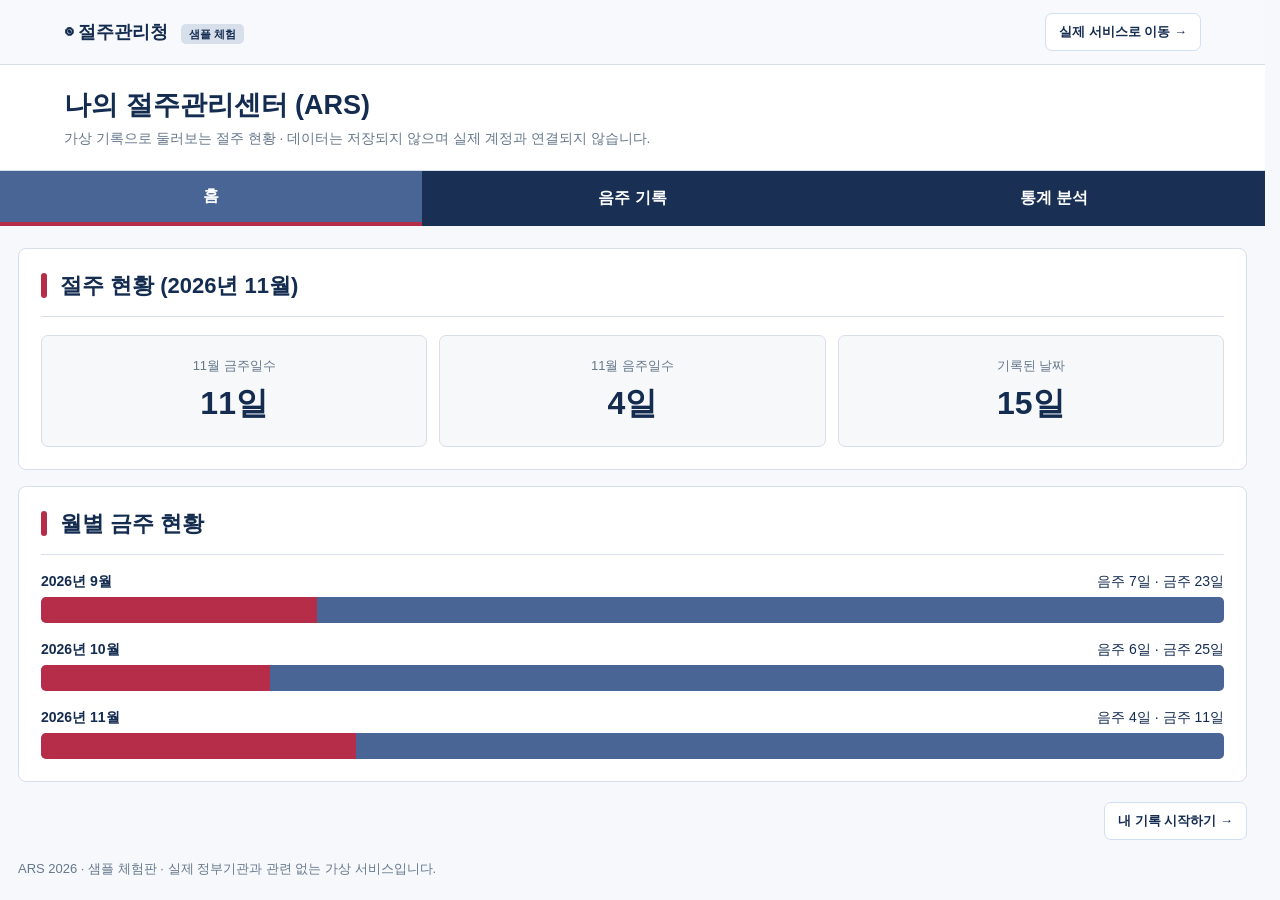
<file: demo.html>
<!doctype html><html lang="ko"><head><meta charset="utf-8"><meta name="viewport" content="width=device-width,initial-scale=1"><title>샘플 체험 | 나의 절주관리센터 (ARS)</title><link rel="stylesheet" href="portal.css?v=20261115-125"><style>
:root{font-family:Arial,'Noto Sans KR',sans-serif;color:#142C50;background:#f6f8fb}*{box-sizing:border-box}body{margin:0}button,a{font:inherit}a{color:inherit}.demo-top{background:#f7f9fc;border-bottom:1px solid #d7dfea;padding:13px max(20px,5vw);display:flex;align-items:center;justify-content:space-between;gap:10px}.demo-top strong{font-size:18px}.demo-top a,.demo-actions a{border:1px solid #d0dff1;border-radius:7px;padding:9px 13px;text-decoration:none;background:white;font-size:13px;font-weight:700}.demo-banner{padding:22px max(20px,5vw);background:#fff;border-bottom:1px solid #d7dfea}.demo-banner h1{margin:0 0 7px;font-size:27px}.demo-banner p{margin:0;color:#66788c;font-size:14px}.demo-pill{background:#d7dfea;border-radius:5px;padding:4px 8px;font-size:11px;font-weight:800;margin-left:8px}.demo-nav{display:grid;grid-template-columns:repeat(3,1fr);background:#192f53}.demo-nav button{border:0;background:none;color:white;padding:15px;cursor:pointer;font-weight:800}.demo-nav button.active{background:#496596;border-bottom:4px solid #b52d48}.demo-wrap{max-width:1300px;margin:22px auto;padding:0 18px}.demo-card{background:white;border:1px solid #d7dfea;border-radius:8px;padding:22px;margin-bottom:16px}.demo-card h2{font-size:22px;margin:0 0 18px;padding-bottom:15px;border-bottom:1px solid #d7dfea}.demo-card h2:before{content:'';display:inline-block;width:6px;height:25px;background:#b52d48;border-radius:4px;margin-right:13px;vertical-align:-5px}.demo-metrics{display:grid;grid-template-columns:repeat(3,1fr);gap:12px}.demo-metric{border:1px solid #d7dfea;background:#f7f8fa;padding:20px;text-align:center;border-radius:7px}.demo-metric b{display:block;font-size:32px;margin-top:7px}.demo-metric span{color:#66788c;font-size:13px}.demo-month{display:flex;justify-content:center;align-items:center;gap:18px;margin:20px 0}.demo-month button{background:white;border:1px solid #d0dff1;border-radius:6px;cursor:pointer;padding:6px 12px;color:#142C50}.demo-month strong{font-size:22px}.demo-calendar{display:grid;grid-template-columns:repeat(7,minmax(0,1fr));gap:5px}.demo-week{text-align:center;font-size:13px;color:#66788c;padding:9px}.demo-day{min-height:93px;border:1px solid #d7dfea;background:#f7f8fa;padding:9px;text-align:left;color:#142C50;cursor:pointer;border-radius:3px}.demo-day b{display:block;margin-bottom:9px}.demo-day small{display:block;font-size:12px;padding:5px 6px;background:#d3e0f3}.demo-day.drink{background:#fff}.demo-day.drink small{background:#e3f1ec}.demo-day.selected{outline:2px solid #142C50}.demo-day:disabled{cursor:default;opacity:.65}.demo-detail{background:#f7f8fa;border:1px solid #d7dfea;border-radius:6px;padding:16px;margin-top:16px;min-height:70px}.demo-bars{display:grid;gap:18px}.demo-bar-label{display:flex;justify-content:space-between;font-size:14px;margin-bottom:6px}.demo-bar{height:26px;background:#d7dfea;border-radius:5px;overflow:hidden;display:flex}.demo-bar i{display:block;background:#b52d48}.demo-bar i.dry{background:#496596}.demo-actions{display:flex;justify-content:flex-end;margin:20px 0}.demo-note{color:#66788c;font-size:13px}.demo-hidden{display:none!important}@media(max-width:650px){.demo-metrics{gap:6px}.demo-metric{padding:12px 5px}.demo-metric b{font-size:24px}.demo-day{min-height:63px;padding:5px}.demo-day small{font-size:10px;padding:2px}.demo-banner h1{font-size:22px}}
</style></head><body>
<header class="demo-top"><strong>◉ 절주관리청 <span class="demo-pill">샘플 체험</span></strong><a href="index.html">실제 서비스로 이동 →</a></header>
<section class="demo-banner"><h1>나의 절주관리센터 (ARS)</h1><p>가상 기록으로 둘러보는 절주 현황 · 데이터는 저장되지 않으며 실제 계정과 연결되지 않습니다.</p></section>
<nav class="demo-nav"><button data-tab="home" class="active">홈</button><button data-tab="records">음주 기록</button><button data-tab="analytics">통계 분석</button></nav>
<main class="demo-wrap">
<section data-panel="home"><div class="demo-card"><h2>절주 현황 (2026년 11월)</h2><div class="demo-metrics" id="homeMetrics"></div></div><div class="demo-card"><h2>월별 금주 현황</h2><div id="homeBars" class="demo-bars"></div></div></section>
<section data-panel="records" class="demo-hidden"><div class="demo-card"><h2>월간 음주 신고 현황</h2><div class="demo-month"><button id="prevMonth" aria-label="이전 달">❮</button><strong id="monthTitle">2026년 11월</strong><button id="nextMonth" aria-label="다음 달">❯</button></div><div class="demo-calendar" id="calendar"></div><div class="demo-detail" id="detail">날짜를 선택하면 신고 내역을 볼 수 있습니다.</div></div></section>
<section data-panel="analytics" class="demo-hidden"><div class="demo-card"><h2>음주 동향 분석 보고</h2><p class="demo-note">2026년 9월 1일 ~ 11월 15일 · 가상 신고 기록 기준</p><div class="demo-metrics" id="analyticsMetrics"></div></div><div class="demo-card"><h2>월별 음주 빈도 분석</h2><div id="analyticsBars" class="demo-bars"></div></div></section>
<div class="demo-actions"><a href="index.html">내 기록 시작하기 →</a></div><p class="demo-note">ARS 2026 · 샘플 체험판 · 실제 정부기관과 관련 없는 가상 서비스입니다.</p></main>
<script>
(async()=>{
 const response=await fetch('demo-data.json',{cache:'no-store'});if(!response.ok)throw Error('샘플 데이터 로드 실패');const days=(await response.json()).days;
 const $=id=>document.getElementById(id),months=[9,10,11];let month=11,selected=null;
 const names={beer:'맥주',wine:'와인',soju:'소주',liquor:'위스키·칵테일',other:'기타'};
 const units={smallcan:'작캔',largecan:'큰캔',shot:'잔',glass:'잔',half:'반병',bottle:'병'};
 const stats=m=>{let entries=Object.entries(days).filter(([date])=>Number(date.slice(5,7))===m);return {total:entries.length,dry:entries.filter(([,v])=>v.status==='dry').length,drink:entries.filter(([,v])=>v.status==='drink').length}};
 const metric=(label,n)=>'<div class="demo-metric"><span>'+label+'</span><b>'+n+'</b></div>';
 const bars=()=>months.map(m=>{const s=stats(m);return '<div><div class="demo-bar-label"><strong>2026년 '+m+'월</strong><span>음주 '+s.drink+'일 · 금주 '+s.dry+'일</span></div><div class="demo-bar"><i style="width:'+(s.drink/s.total*100)+'%"></i><i class="dry" style="width:'+(s.dry/s.total*100)+'%"></i></div></div>'}).join('');
 const nov=stats(11);$('homeMetrics').innerHTML=metric('11월 금주일수',nov.dry+'일')+metric('11월 음주일수',nov.drink+'일')+metric('기록된 날짜',nov.total+'일');$('homeBars').innerHTML=bars();$('analyticsBars').innerHTML=bars();
 const all=Object.values(days);$('analyticsMetrics').innerHTML=metric('전체 기록일',all.length+'일')+metric('음주일',all.filter(x=>x.status==='drink').length+'일')+metric('금주일',all.filter(x=>x.status==='dry').length+'일');
 function draw(){
  $('monthTitle').textContent='2026년 '+month+'월';$('prevMonth').disabled=month===9;$('nextMonth').disabled=month===11;
  const first=new Date(2026,month-1,1).getDay(),total=month===11?15:new Date(2026,month,0).getDate();let html=['일','월','화','수','목','금','토'].map(w=>'<div class="demo-week">'+w+'</div>').join('');
  for(let i=0;i<first;i++)html+='<span></span>';
  for(let i=1;i<=new Date(2026,month,0).getDate();i++){let date='2026-'+String(month).padStart(2,'0')+'-'+String(i).padStart(2,'0'),v=days[date];html+='<button class="demo-day '+(v?.status||'')+(selected===date?' selected':'')+'" data-date="'+date+'" '+(!v?'disabled':'')+'><b>'+i+'</b>'+(v?'<small>'+(v.status==='dry'?'✓ 금주':'🍺 음주')+'</small>':'<small>미기록</small>')+'</button>'}
  $('calendar').innerHTML=html;
  $('calendar').querySelectorAll('[data-date]').forEach(b=>b.onclick=()=>{selected=b.dataset.date;showDetail();draw()});
  if(selected&&Number(selected.slice(5,7))!==month)selected=null;
  showDetail();
 }
 function showDetail(){if(!selected){$('detail').textContent='날짜를 선택하면 신고 내역을 볼 수 있습니다.';return}const v=days[selected];if(!v){$('detail').textContent='미기록 날짜입니다.';return}if(v.status==='dry'){$('detail').textContent=selected+' · 금주';return}
 const parts=v.sessions.map((session,i)=>'음주 회차 '+(i+1)+' · '+(session.company==='solo'?'혼술':'술자리')+' · '+session.drinks.map(d=>(names[d.type]||d.type)+' '+(units[d.unit]||d.unit)+' ×'+d.qty).join(', '));
 $('detail').textContent=selected+' · '+parts.join(' / ');
 }
 $('prevMonth').onclick=()=>{month--;selected=null;draw()};$('nextMonth').onclick=()=>{month++;selected=null;draw()};draw();
 document.querySelectorAll('[data-tab]').forEach(b=>b.onclick=()=>{document.querySelectorAll('[data-tab]').forEach(x=>x.classList.toggle('active',x===b));document.querySelectorAll('[data-panel]').forEach(x=>x.classList.toggle('demo-hidden',x.dataset.panel!==b.dataset.tab))});
})().catch(err=>{document.querySelector('.demo-wrap').textContent='샘플 데이터를 불러오지 못했습니다: '+err.message});
</script></body></html>
</file>
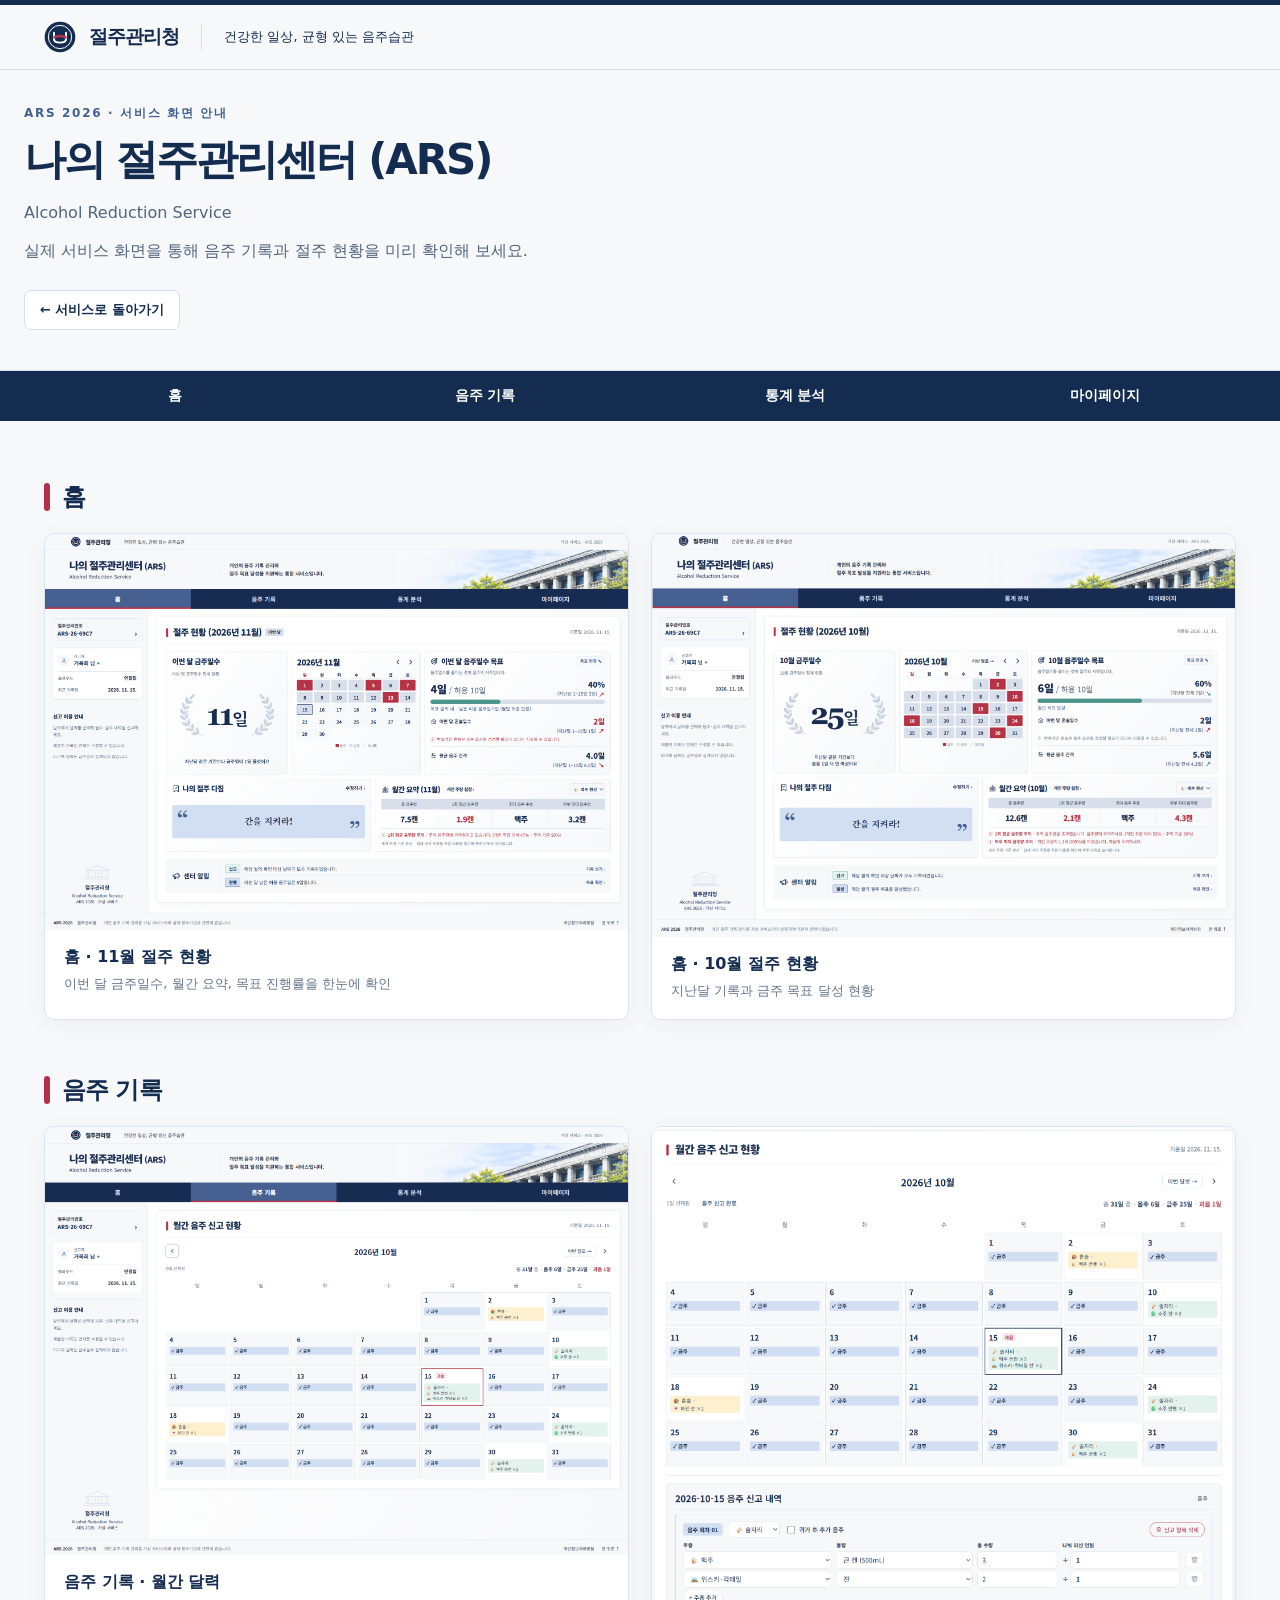
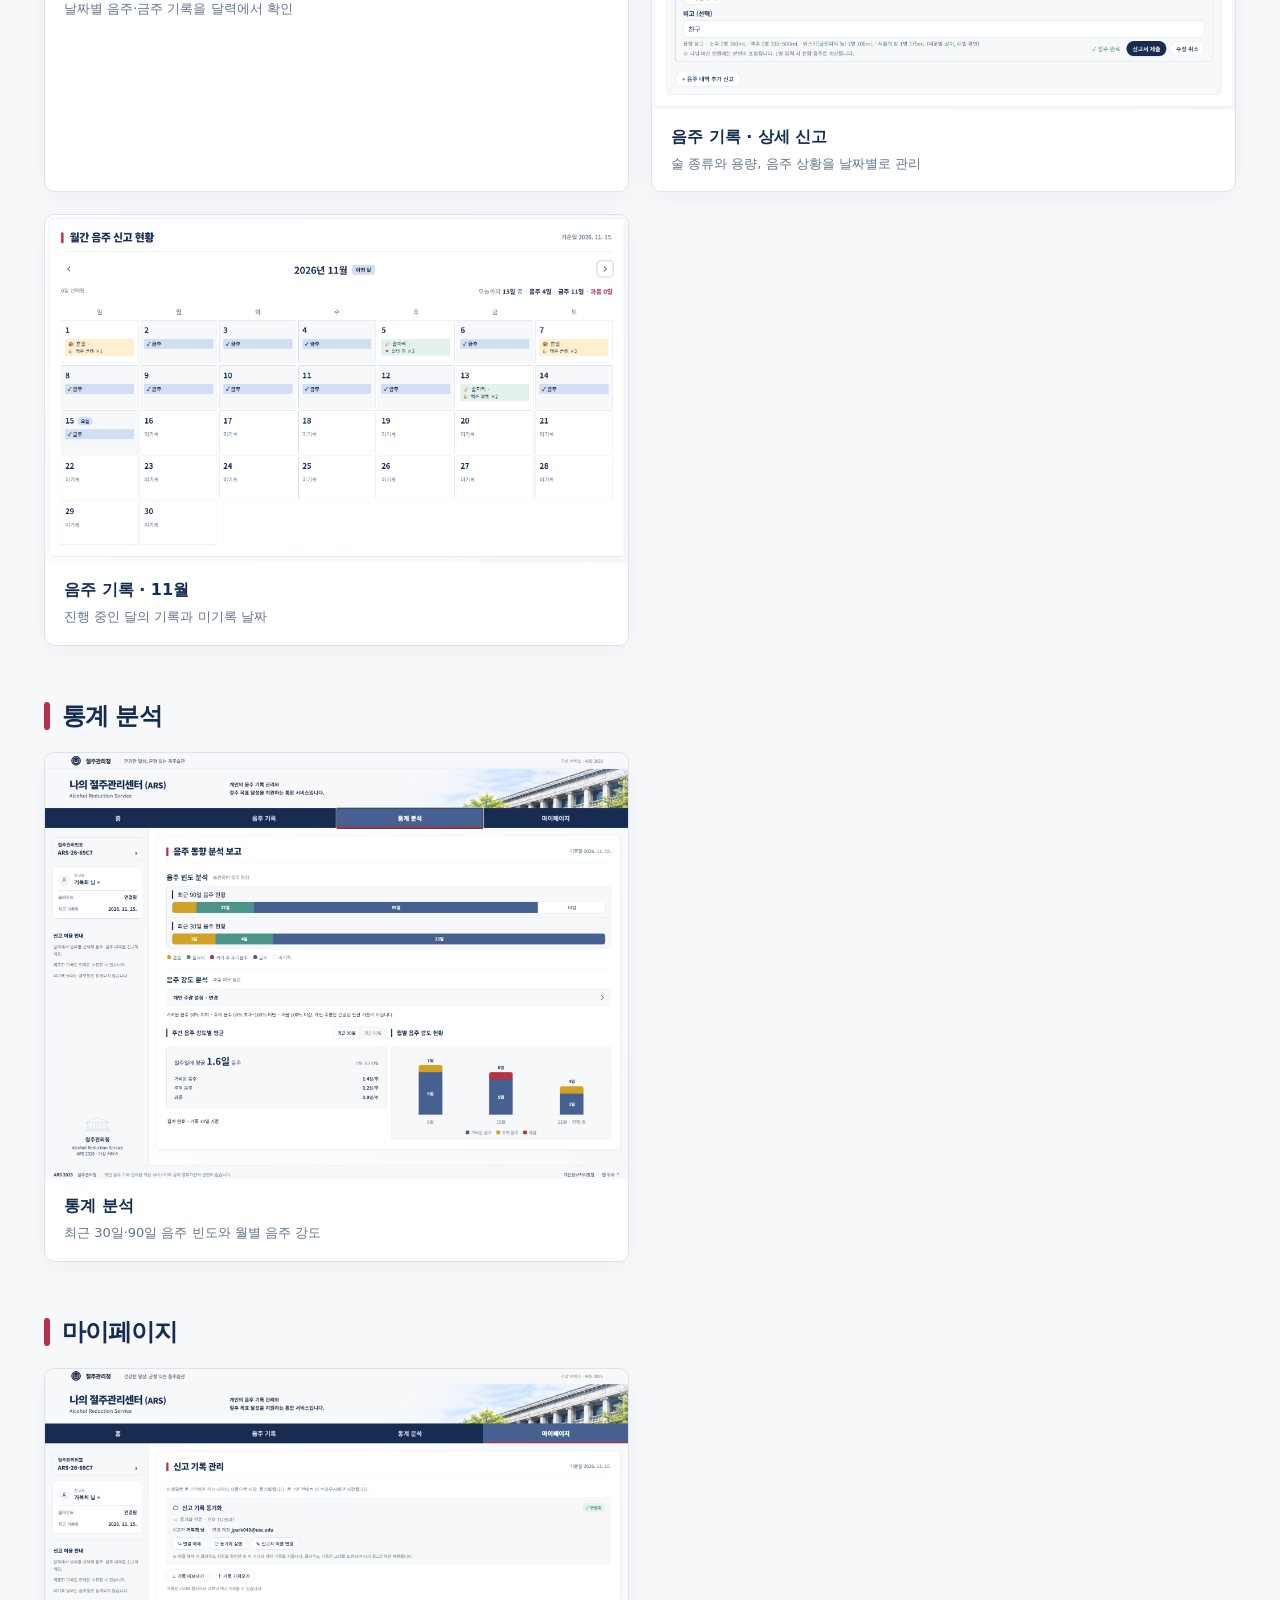
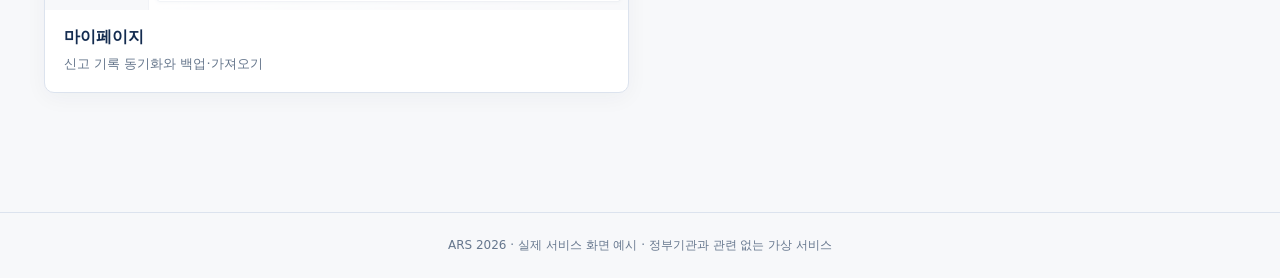
<file: preview.html>
<!doctype html><html lang="ko"><head><meta charset="utf-8"><meta name="viewport" content="width=device-width,initial-scale=1"><title>서비스 미리보기 | 나의 절주관리센터 (ARS)</title><style>html,body{margin:0;padding:0;background:#F7F8FA}iframe{display:block;width:100%;border:0;min-height:100vh} .return-home{display:inline-flex;align-items:center;gap:8px;padding:10px 15px;border:1px solid #D0DFF1;border-radius:7px;background:#FFFFFF;color:#142C50;text-decoration:none;font:700 13px system-ui,-apple-system,sans-serif;box-shadow:0 3px 12px #142C5015}.return-home:hover{background:#E3F2EE}@media(max-width:600px){.return-home{padding:8px 11px;font-size:12px}} </style></head><body><iframe id="screenshots" src="sober-calendar-preview.html" title="실제 서비스 화면 미리보기" scrolling="no"></iframe><script>
const frame=document.getElementById('screenshots');
frame.addEventListener('load',()=>{
 const doc=frame.contentDocument;if(!doc)return;
 const style=doc.createElement('style');style.textContent=`
 :root{color:#142C50!important;background:#F7F8FA!important}
 .top{background:#F7F8FA!important;border-top:5px solid #142C50;border-bottom:1px solid #D0DFF1!important}
 .top-inner{max-width:1240px!important;padding:16px 24px!important}
 .brand:before{display:none!important}
 .agency-brand{display:flex;align-items:center;gap:13px;color:#142C50}
 .agency-brand strong{font-size:19px;font-weight:850;letter-spacing:-.05em}
 .agency-brand .agency-divider{height:25px;border-left:1px solid #D0DFF1;margin:0 9px}
 .agency-brand .agency-tagline{font-size:13px;font-weight:500}
 .hero{background:#F7F8FA!important;padding:35px 24px 40px!important;border-bottom:1px solid #D0DFF1!important}
 .hero h1{color:#142C50!important;font-size:clamp(30px,4vw,42px)!important}
 .hero .eyebrow{color:#41618F!important}
 .preview-return-row{max-width:1240px;margin:12px auto 0;padding:0;display:flex;justify-content:flex-start;box-sizing:border-box}.preview-return-row .return-home{display:inline-flex!important;align-items:center;gap:8px;padding:10px 15px;border:1px solid #D0DFF1;border-radius:7px;background:#FFFFFF;color:#142C50!important;text-decoration:none!important;font:700 13px system-ui,-apple-system,sans-serif;box-shadow:none}.preview-return-row .return-home:hover{background:#E3F2EE}.nav{background:#142C50!important}
 .nav a:hover{background:#41618F!important}
 .top a,.hero a{display:none!important}
 @media(max-width:650px){.agency-brand .agency-tagline,.agency-brand .agency-divider{display:none}.hero{padding:27px 18px!important}}
 `;doc.head.append(style);
 const header=doc.querySelector('.top-inner');if(header)header.innerHTML=`<div class="agency-brand"><svg viewBox="0 0 48 48" width="32" height="32" aria-hidden="true"><circle cx="24" cy="24" r="23" fill="#142C50"/><circle cx="24" cy="24" r="17.5" fill="none" stroke="#FFFFFF" stroke-width="1.5"/><path d="M15 17.5V27.5C15 34 33 34 33 27.5V17.5" fill="none" stroke="#FFFFFF" stroke-width="2.8" stroke-linecap="round"/><path d="M15.5 24.5Q24 21 32.5 24.5" fill="none" stroke="#BE3447" stroke-width="3.5" stroke-linecap="round"/></svg><strong>절주관리청</strong><span class="agency-divider"></span><span class="agency-tagline">건강한 일상, 균형 있는 음주습관</span></div>`;
 const hero=doc.querySelector('.hero-inner');if(hero)hero.innerHTML=`<div class="eyebrow">ARS 2026 · 서비스 화면 안내</div><h1>나의 절주관리센터 (ARS)</h1><p style="margin:0 0 10px">Alcohol Reduction Service</p><p>실제 서비스 화면을 통해 음주 기록과 절주 현황을 미리 확인해 보세요.</p>`;
 const heroSection=doc.querySelector('.hero');if(heroSection){const row=doc.createElement('div');row.className='preview-return-row';const link=doc.createElement('a');link.className='return-home';link.href='index.html#home';link.textContent='← 서비스로 돌아가기';link.setAttribute('target','_top');row.append(link);heroSection.append(row)}
 const resize=()=>{frame.style.height=Math.max(doc.documentElement.scrollHeight,doc.body.scrollHeight)+'px'};
 resize();new ResizeObserver(resize).observe(doc.body);
 doc.querySelectorAll('a[href^="#"]').forEach(a=>a.addEventListener('click',()=>{setTimeout(()=>{const id=a.getAttribute('href').slice(1),target=doc.getElementById(id);if(target)window.scrollTo({top:frame.getBoundingClientRect().top+window.scrollY+target.getBoundingClientRect().top,behavior:'smooth'})},0)}));
});
</script></body></html>
</file>
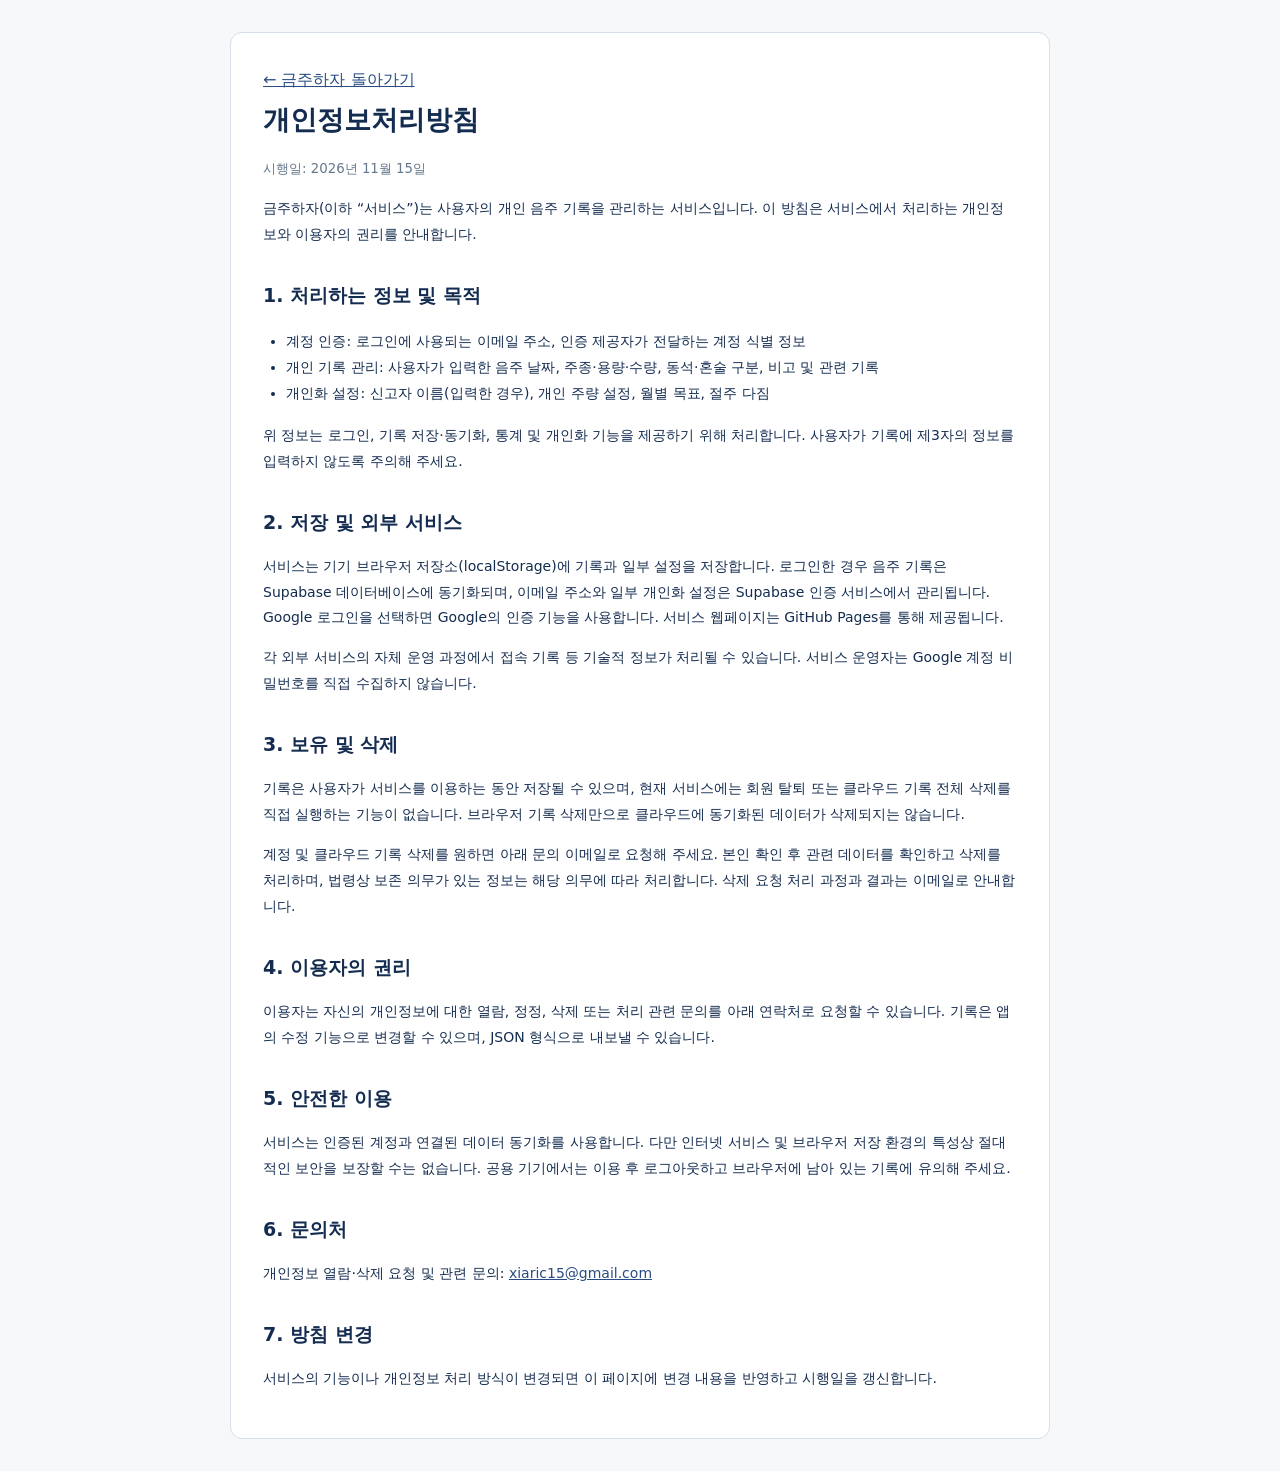
<file: privacy.html>
<!doctype html>
<html lang="ko"><head><meta charset="utf-8"><meta name="viewport" content="width=device-width, initial-scale=1"><title>개인정보처리방침 | 금주하자</title><style>
:root{color-scheme:light}*{box-sizing:border-box}body{margin:0;background:#f7f8fa;color:#142c50;font-family:system-ui,-apple-system,"Noto Sans KR",sans-serif;line-height:1.85}main{max-width:820px;margin:32px auto;padding:32px;background:#fff;border:1px solid #d7dfea;border-radius:12px}h1{font-size:27px;margin:0 0 8px}h2{font-size:19px;margin:30px 0 8px}p,li{font-size:14px}ul{padding-left:23px}a{color:#294d82}small{color:#66788c}@media(max-width:600px){main{margin:0;padding:22px 18px;border:0;border-radius:0}h1{font-size:23px}}</style></head><body><main>
<a href="./">← 금주하자 돌아가기</a>
<h1>개인정보처리방침</h1>
<small>시행일: 2026년 11월 15일</small>
<p>금주하자(이하 “서비스”)는 사용자의 개인 음주 기록을 관리하는 서비스입니다. 이 방침은 서비스에서 처리하는 개인정보와 이용자의 권리를 안내합니다.</p>
<h2>1. 처리하는 정보 및 목적</h2>
<ul><li>계정 인증: 로그인에 사용되는 이메일 주소, 인증 제공자가 전달하는 계정 식별 정보</li><li>개인 기록 관리: 사용자가 입력한 음주 날짜, 주종·용량·수량, 동석·혼술 구분, 비고 및 관련 기록</li><li>개인화 설정: 신고자 이름(입력한 경우), 개인 주량 설정, 월별 목표, 절주 다짐</li></ul>
<p>위 정보는 로그인, 기록 저장·동기화, 통계 및 개인화 기능을 제공하기 위해 처리합니다. 사용자가 기록에 제3자의 정보를 입력하지 않도록 주의해 주세요.</p>
<h2>2. 저장 및 외부 서비스</h2>
<p>서비스는 기기 브라우저 저장소(localStorage)에 기록과 일부 설정을 저장합니다. 로그인한 경우 음주 기록은 Supabase 데이터베이스에 동기화되며, 이메일 주소와 일부 개인화 설정은 Supabase 인증 서비스에서 관리됩니다. Google 로그인을 선택하면 Google의 인증 기능을 사용합니다. 서비스 웹페이지는 GitHub Pages를 통해 제공됩니다.</p>
<p>각 외부 서비스의 자체 운영 과정에서 접속 기록 등 기술적 정보가 처리될 수 있습니다. 서비스 운영자는 Google 계정 비밀번호를 직접 수집하지 않습니다.</p>
<h2>3. 보유 및 삭제</h2>
<p>기록은 사용자가 서비스를 이용하는 동안 저장될 수 있으며, 현재 서비스에는 회원 탈퇴 또는 클라우드 기록 전체 삭제를 직접 실행하는 기능이 없습니다. 브라우저 기록 삭제만으로 클라우드에 동기화된 데이터가 삭제되지는 않습니다.</p>
<p>계정 및 클라우드 기록 삭제를 원하면 아래 문의 이메일로 요청해 주세요. 본인 확인 후 관련 데이터를 확인하고 삭제를 처리하며, 법령상 보존 의무가 있는 정보는 해당 의무에 따라 처리합니다. 삭제 요청 처리 과정과 결과는 이메일로 안내합니다.</p>
<h2>4. 이용자의 권리</h2>
<p>이용자는 자신의 개인정보에 대한 열람, 정정, 삭제 또는 처리 관련 문의를 아래 연락처로 요청할 수 있습니다. 기록은 앱의 수정 기능으로 변경할 수 있으며, JSON 형식으로 내보낼 수 있습니다.</p>
<h2>5. 안전한 이용</h2>
<p>서비스는 인증된 계정과 연결된 데이터 동기화를 사용합니다. 다만 인터넷 서비스 및 브라우저 저장 환경의 특성상 절대적인 보안을 보장할 수는 없습니다. 공용 기기에서는 이용 후 로그아웃하고 브라우저에 남아 있는 기록에 유의해 주세요.</p>
<h2>6. 문의처</h2>
<p>개인정보 열람·삭제 요청 및 관련 문의: <a href="mailto:xiaric15@gmail.com">xiaric15@gmail.com</a></p>
<h2>7. 방침 변경</h2>
<p>서비스의 기능이나 개인정보 처리 방식이 변경되면 이 페이지에 변경 내용을 반영하고 시행일을 갱신합니다.</p>
</main></body></html>
</file>
<file: portal.css>
/* ARS dashboard — compact reference layout. The app's reporting styles remain in index.html. */
:root{--ink:#142C50;--navy:#142C50;--line:#D7DFEA;--red:#BE3447;--muted:#66788C}
html{scroll-behavior:smooth}
body.ars-v2{margin:0!important;background:#F7F8FA!important;color:var(--ink)!important;font-family:"Noto Sans KR","Apple SD Gothic Neo",Pretendard,"Segoe UI",sans-serif}
.ars-v2 *{box-sizing:border-box}
.ars-v2 [hidden]{display:none!important}
.ars-v2 .app{max-width:1536px!important;margin:0 auto!important;padding:0!important}
.ars-v2 .agency-strip{background:#F7F8FA;border-bottom:1px solid #D7DFEA}
.ars-v2 .agency-strip-inner{max-width:1536px;margin:auto;padding:0 4.2%;height:39px;display:flex;align-items:center;justify-content:space-between;gap:12px;font-size:12px;color:#233047}
.ars-v2 .agency-ministry{display:flex;align-items:center;gap:12px}
.ars-v2 .agency-ministry strong{font-size:15px;font-weight:800;letter-spacing:-.045em}
.ars-v2 .agency-mark{display:grid;place-items:center;width:27px;height:27px;background:conic-gradient(#BE3447 0 45%,#142C50 45% 100%);border:2px solid #FFFFFF;border-radius:50%;color:#FFFFFF;font-size:12px}
.ars-v2 .agency-divider{height:18px;width:1px;background:#D0DFF1;margin:0 5px}
.ars-v2 .agency-strip-right{color:#66788C;font-size:11px;white-space:nowrap}
.ars-v2 header.system-header{position:relative!important;isolation:isolate;display:block!important;height:98px!important;min-height:0!important;margin:0!important;padding:13px 4.2%!important;border:0!important;border-radius:0!important;box-shadow:none!important;background:linear-gradient(100deg,#F7F8FA,#F7F8FA)!important;overflow:hidden}
.ars-v2 .system-header-top{position:relative;z-index:2;display:flex!important;align-items:center!important;justify-content:space-between!important;gap:12px!important;height:100%}
.ars-v2 .system-header-brand{display:block!important;text-decoration:none;color:var(--ink);min-width:0;position:relative;z-index:2}
.ars-v2 .system-header-name h1{font-size:27px!important;font-weight:850!important;margin:0 0 3px!important;line-height:1.25!important;letter-spacing:-.06em!important;color:#142C50!important}
.ars-v2 .v2-title-acronym{font-size:.78em;letter-spacing:-.02em}
.ars-v2 .system-header .header-eyebrow{font-size:13px!important;color:#142C50!important;margin:0!important}
.ars-v2 .gov-header-tagline{position:absolute;z-index:2;top:50%;transform:translateY(-50%);left:30%;padding-left:24px;border-left:1px solid #D0DFF1;font-size:13px;font-weight:600;line-height:1.65;color:#233047!important}
.ars-v2 .gov-building{position:absolute;right:0;bottom:0;width:42%;height:100%;z-index:0;pointer-events:none;background:linear-gradient(90deg,#F7F8FA 0%,transparent 30%),url("[data-uri]") right bottom/cover no-repeat}
.ars-v2 .gov-building svg{display:none}
.ars-v2 .system-account{position:relative;z-index:3;display:flex!important;flex-direction:column!important;align-items:flex-end!important;gap:2px!important;min-width:0;max-width:200px!important;padding:4px 8px!important;background:color-mix(in srgb, #FFFFFF 85%, transparent)!important;border:1px solid #D7DFEA!important;border-radius:4px!important;box-shadow:none!important}
.ars-v2 .system-account,.ars-v2 .system-account *{color:#142C50!important;text-shadow:none!important}
.ars-v2 .system-code{font-size:10px!important;line-height:1.15!important;border:0!important;padding:0!important}
.ars-v2 .header-identity{display:flex;gap:1px!important;align-items:flex-end;min-width:0}
.ars-v2 .header-reporter-edit{font-size:11px!important;line-height:1.25!important;padding:0!important;gap:4px!important}
.ars-v2 .header-email{font-size:10px!important;color:#66788C!important;line-height:1.25!important}
.ars-v2 .header-guest-label{font-size:11px!important}
.ars-v2 .system-account .header-online-dot{background:#3D9489!important}
.ars-v2 .system-header-rule,.ars-v2 .system-header-message{display:none!important}
.ars-v2 .v2-service-nav{display:grid!important;grid-template-columns:repeat(6,minmax(0,1fr))!important;min-height:50px!important;gap:0!important;background:linear-gradient(100deg,#142C50,#142C50 55%,#142C50)!important;margin:0!important}
.ars-v2 .v2-service-nav a{display:flex!important;align-items:center;justify-content:center;position:relative;text-decoration:none;color:#FFFFFF!important;font-size:16px!important;font-weight:750!important;padding:8px 5px!important;line-height:1.4!important;border:0!important;border-radius:0!important}
.ars-v2 .v2-service-nav a:first-child:after{content:"";position:absolute;left:13%;right:13%;bottom:0;height:4px;border-radius:4px 4px 0 0;background:#BE3447}
.ars-v2 .v2-service-nav a:hover{background:#41618F}
.ars-v2 .gov-workspace{display:grid!important;grid-template-columns:17.7% minmax(0,1fr)!important;align-items:stretch;background:#F7F8FA!important;gap:0!important}
.ars-v2 .gov-sidebar{min-width:0;background:linear-gradient(110deg,#F7F8FA,#F7F8FA)!important;border-right:1px solid #D7DFEA;padding:25px 15px 22px 20px!important;display:flex!important;flex-direction:column;min-height:0!important}
.ars-v2 .gov-sidebar-head{border:1px solid #D0DFF1;border-radius:5px;background:#F7F8FA;padding:9px 13px!important;margin:0 0 18px!important;min-height:0!important}
.ars-v2 .gov-sidebar-head>span{display:block;color:#233047;font-size:12px;font-weight:650;margin:0 0 3px!important}
.ars-v2 .gov-sidebar-head strong{display:flex;align-items:center;justify-content:space-between;gap:5px;font-size:15px;font-weight:800}
.ars-v2 .gov-sidebar-head strong span{font-size:20px;line-height:1}
.ars-v2 .gov-sidebar-links{display:flex!important;flex-direction:column;gap:0!important}
.ars-v2 .gov-sidebar-links a{display:flex!important;align-items:center;gap:15px!important;text-decoration:none;color:#142C50!important;font-size:15px!important;line-height:1.3!important;font-weight:700!important;padding:8px 12px!important;min-height:37px!important;border-left:4px solid transparent;border-radius:3px;margin:0!important}
.ars-v2 .gov-sidebar-links a.active{background:linear-gradient(90deg,#D0DFF1,#D7DFEA)!important;border-left-color:#142C50!important}
.ars-v2 .gov-sidebar-links a:hover{background:#D7DFEA}
.ars-v2 .gov-sidebar-links svg{width:19px;height:19px;flex:0 0 19px;stroke:#142C50;stroke-width:1.8;fill:none;stroke-linecap:round;stroke-linejoin:round}
.ars-v2 .gov-sidebar-links a.active svg{fill:#142C50}
.ars-v2 .gov-sidebar-note{margin:83px 0 0!important;padding:0!important;text-align:center;display:flex;flex-direction:column;align-items:center;gap:3px;color:#142C50}
.ars-v2 .sidebar-seal{display:block;width:108px;height:47px;color:#D0DFF1}
.ars-v2 .sidebar-seal svg{width:100%;height:100%}
.ars-v2 .gov-sidebar-note strong{font-size:14px;line-height:1.55}
.ars-v2 .gov-sidebar-note small{font-size:11px;line-height:1.45}
.ars-v2 .gov-main{padding:27px 23px 36px 27px!important;min-width:0;background:linear-gradient(120deg,#FFFFFF,#F7F8FA)!important}
.ars-v2 .gov-main-intro{padding:0 0 22px!important}
.ars-v2 .gov-main-intro-title{display:flex;align-items:center;justify-content:space-between;gap:12px}
.ars-v2 .gov-main-intro h2{font-size:26px!important;line-height:1.28!important;font-weight:850!important;letter-spacing:-.055em!important;margin:0 0 4px!important;color:#142C50}
.ars-v2 .gov-main-intro h2:before{content:"";display:inline-block;width:6px;height:25px;border-radius:2px;background:#BE3447;vertical-align:-4px;margin-right:13px}
.ars-v2 .gov-main-intro h2 small{font-size:19px;font-weight:650;letter-spacing:-.025em}
.ars-v2 .gov-main-intro p{font-size:13px!important;line-height:1.4!important;margin:0 0 0 19px!important;color:#233047}
.ars-v2 .gov-date{font-size:12px;white-space:nowrap;color:#233047}
.ars-v2 .gov-top-cards{display:grid!important;grid-template-columns:minmax(0,1fr) minmax(0,1.06fr) minmax(0,1.53fr)!important;gap:12px!important;align-items:stretch}
.ars-v2 .gov-bottom-cards{display:grid!important;grid-template-columns:1fr 1.15fr!important;gap:14px!important;margin-top:14px!important}
.ars-v2 .gov-card{min-width:0!important;padding:12px 15px!important;border:1px solid #D0DFF1!important;border-radius:6px!important;background:linear-gradient(125deg,#FFFFFF,#F7F8FA)!important;box-shadow:0 1px 2px color-mix(in srgb, #142C50 3%, transparent)!important;overflow:visible!important}
.ars-v2 .gov-top-cards>.gov-card{height:auto!important;min-height:221px!important;max-height:none!important}
.ars-v2 .gov-card h3{display:flex!important;align-items:center;gap:6px!important;font-size:19px!important;font-weight:850!important;letter-spacing:-.045em!important;line-height:1.3!important;color:#142C50!important;margin:0 0 10px!important}
.ars-v2 .info-mark{font-size:12px;font-weight:500;color:#233047}
.ars-v2 .gov-streak{display:flex!important;flex-direction:column;justify-content:space-between!important}
.ars-v2 .gov-feature-number{display:flex!important;align-items:center;justify-content:center;flex:1;gap:7px!important;min-height:102px!important;padding:3px 0!important}
.ars-v2 .gov-feature-number .gov-streak-value{font-family:Georgia,"Noto Serif KR",serif!important;font-size:clamp(45px,5.1vw,78px)!important;line-height:1!important;letter-spacing:-.06em!important;font-weight:700!important;color:#142C50!important;white-space:nowrap!important;background:none!important}
.ars-v2 .gov-streak-value .gov-day-unit{font-size:.57em;letter-spacing:-.035em}
.ars-v2 .gov-laurel{display:block;width:clamp(38px,4.2vw,64px)!important;height:clamp(75px,7.6vw,116px)!important;background:url("[data-uri]") center/contain no-repeat;flex:0 1 64px!important}
.ars-v2 .gov-laurel.right{transform:scaleX(-1)}
.ars-v2 .gov-laurel path,.ars-v2 .gov-laurel g{display:none}
.ars-v2 .gov-month-compare{font-size:12px!important;font-weight:750;text-align:center;display:flex;align-items:center;justify-content:center;gap:4px;color:#41618F;line-height:1.35;padding:0!important;margin:0!important}
.ars-v2 .gov-compare-arrow{font-size:23px;line-height:1;font-weight:900}
.ars-v2 .gov-month-compare.decrease{color:#142C50}.ars-v2 .gov-month-compare.decrease .gov-compare-arrow{color:#41618F}
.ars-v2 .gov-month-compare.increase,.ars-v2 .gov-month-compare.increase .gov-compare-arrow{color:#BE3447}
.ars-v2 .gov-streak p{font-size:10px!important;text-align:center;margin:5px 0 0!important;color:#66788C}
.ars-v2 .gov-mini{display:flex!important;flex-direction:column;padding:12px 13px!important}
.ars-v2 .gov-card-heading{display:flex;justify-content:space-between;align-items:center;gap:6px;margin:0 0 9px!important}
.ars-v2 .gov-card-heading h3{margin:0!important;white-space:nowrap}
.ars-v2 .gov-card-heading>div{display:flex;align-items:center;gap:7px}
.ars-v2 .gov-card-heading button{font-size:25px!important;line-height:1!important;font-weight:800!important;padding:0 4px!important;border:0!important;background:transparent!important;color:#142C50!important;box-shadow:none!important;cursor:pointer}
.ars-v2 .gov-mini-grid{display:grid!important;grid-template-columns:repeat(7,minmax(0,1fr))!important;grid-template-rows:18px!important;grid-auto-rows:25px!important;gap:3px!important;align-content:start!important;flex:0 0 auto!important;min-height:0!important}
.ars-v2 .gov-mini-grid .week{display:flex;align-items:center;justify-content:center;font-size:11px;font-weight:800;color:#233047;background:none!important;border-bottom:1px solid #D7DFEA;border-radius:0!important;line-height:1;padding:0!important}
.ars-v2 .gov-mini-grid .week:first-child{color:#BE3447}.ars-v2 .gov-mini-grid .week:nth-child(7){color:#41618F}
.ars-v2 .gov-mini-grid .blank{visibility:hidden}
.ars-v2 .gov-mini-grid button{appearance:none!important;display:flex!important;justify-content:center;align-items:center;padding:0!important;min-width:0!important;min-height:0!important;width:100%!important;height:100%!important;line-height:1!important;border:0!important;border-radius:2px!important;background:#F7F8FA!important;color:#233047!important;box-shadow:none!important;font-size:12px!important;font-weight:700!important;cursor:pointer}
.ars-v2 .gov-mini-grid button.dry{background:#D7DFEA!important;color:#142C50!important}
.ars-v2 .gov-mini-grid button.drink{background:#BE3447!important;color:#FFFFFF!important}
.ars-v2 .gov-mini-grid button.today{outline:1.5px solid #41618F!important;outline-offset:-1.5px!important;color:#41618F!important}
.ars-v2 .gov-mini-grid button.today.drink{color:#FFFFFF!important}
.ars-v2 .gov-mini-grid button:hover{box-shadow:inset 0 0 0 1px #41618F!important}
.ars-v2 .gov-mini-caption{display:flex!important;gap:9px;align-items:center;justify-content:center;flex-wrap:wrap;font-size:9px!important;color:#66788C;margin:6px 0 0!important;line-height:1.1}
.ars-v2 .gov-mini-caption span{display:inline-flex;align-items:center;gap:3px}
.ars-v2 .gov-mini-caption i{display:inline-block;width:8px;height:8px;border-radius:1px}
.ars-v2 .legend-drink{background:#BE3447}.ars-v2 .legend-dry{background:#D7DFEA}.ars-v2 .legend-unknown{background:#F7F8FA;border:1px solid #D7DFEA}
.ars-v2 .gov-target-icon,.ars-v2 .gov-heading-icon{width:21px!important;height:21px!important;flex:0 0 21px!important;color:#142C50}
.ars-v2 .gov-target-icon,.ars-v2 .gov-pledge .gov-heading-icon{color:#BE3447}
.ars-v2 .gov-goal-heading{display:flex;justify-content:space-between;align-items:center;gap:6px;font-size:13px;font-weight:750;line-height:1.3;color:#142C50}
.ars-v2 .gov-goal-heading strong{font-size:16px;color:#142C50}
.ars-v2 .gov-progress{height:10px!important;overflow:hidden;border-radius:6px;background:#D7DFEA;margin:8px 0 3px!important}
.ars-v2 .gov-progress div{height:100%;border-radius:6px;background:linear-gradient(90deg,#142C50,#142C50)}
.ars-v2 .gov-goal>p{font-size:10px!important;color:#66788C;line-height:1.2;margin:0 0 5px!important}
.ars-v2 .gov-goal-row{display:grid!important;grid-template-columns:minmax(0,1fr) auto minmax(62px,.65fr);align-items:center;gap:7px;padding:6px 0!important;border-top:1px solid #D7DFEA;line-height:1.25;color:#233047;font-size:13px;font-weight:650}
.ars-v2 .gov-goal-row>span{display:flex;align-items:center;gap:6px;min-width:0}
.ars-v2 .gov-goal-row svg{width:17px;height:17px;flex:0 0 17px;color:#233047}
.ars-v2 .gov-goal-row strong{font-size:19px!important;font-weight:800;color:#142C50;white-space:nowrap}
.ars-v2 .gov-goal-row small{font-weight:500;font-size:10px;color:#41618F;text-align:right;white-space:nowrap}
.ars-v2 .gov-bottom-cards>.gov-card{min-height:157px!important;padding:12px 15px!important}
.ars-v2 .gov-pledge .purpose-section,.ars-v2 .gov-pledge .pledge-panel{margin:0!important;padding:0!important;border:0!important;background:transparent!important;box-shadow:none!important;min-height:0!important}
.ars-v2 .gov-pledge .purpose-section>.calendar-section-heading,.ars-v2 .gov-pledge .purpose-copy,.ars-v2 .gov-pledge .pledge-heading,.ars-v2 .gov-pledge .pledge-feedback:empty,.ars-v2 .gov-pledge .pledge-actions{display:none!important}
.ars-v2 .gov-pledge-shortcut{margin-left:auto!important;flex:0 0 auto;border:0!important;background:none!important;color:#142C50!important;font-size:12px!important;font-weight:650!important;cursor:pointer;padding:0!important;box-shadow:none!important}
.ars-v2 .gov-pledge .pledge-display:not([hidden]){display:flex!important;align-items:center!important;justify-content:center!important;position:relative!important;min-height:92px!important;height:auto!important;padding:12px 34px!important;border:0!important;border-radius:5px!important;box-shadow:none!important;background:#D7DFEA!important}
.ars-v2 .gov-pledge .pledge-display>span{display:block!important;flex:1!important;width:100%!important;max-width:100%!important;min-width:0!important;padding:0!important;margin:0!important;text-align:center!important;white-space:normal!important;word-break:keep-all!important;overflow-wrap:anywhere!important;font-family:"Noto Serif KR","Nanum Myeongjo",Georgia,serif!important;font-size:clamp(15px,1.6vw,23px)!important;line-height:1.45!important;font-weight:700!important;color:#142C50!important}
.ars-v2 .gov-pledge .pledge-display:before,.ars-v2 .gov-pledge .pledge-display:after{position:absolute!important;line-height:1!important;font:700 55px Georgia,serif!important;color:#41618F!important;pointer-events:none}
.ars-v2 .gov-pledge .pledge-display:before{content:"“"!important;left:13px!important;top:5px!important}
.ars-v2 .gov-pledge .pledge-display:after{content:"”"!important;right:13px!important;bottom:-8px!important}
.ars-v2 .gov-pledge .pledge-form:not([hidden]){display:flex!important;flex-wrap:wrap;gap:6px;margin:0!important}
.ars-v2 .gov-pledge .pledge-form input{flex:1 1 100%;min-width:0}
.ars-v2 .gov-pledge .pledge-feedback{font-size:11px;margin:4px 0 0}
.ars-v2 .gov-summary-grid{display:grid;grid-template-columns:repeat(4,minmax(0,1fr));border-bottom:1px solid #D7DFEA}
.ars-v2 .gov-summary-grid>div{min-width:0;text-align:center;border-right:1px solid #D7DFEA}
.ars-v2 .gov-summary-grid>div:last-child{border:0}
.ars-v2 .gov-summary-grid span{display:block;padding:7px 2px!important;background:#F7F8FA;color:#233047;font-size:11px;font-weight:750;line-height:1.3}
.ars-v2 .gov-summary-grid strong{display:block;padding:10px 2px!important;font-size:21px;font-weight:800;color:#142C50;line-height:1.2}
.ars-v2 .gov-month-summary>p{font-size:10px!important;margin:5px 0 0!important;color:#66788C}
.ars-v2 .gov-notice{display:grid!important;grid-template-columns:127px minmax(0,1fr) 14px;align-items:center;gap:14px!important;padding:10px 15px!important;margin-top:19px!important;min-height:82px!important;background:#F7F8FA!important;border:1px solid #D7DFEA!important;border-radius:6px!important;box-shadow:0 2px 5px color-mix(in srgb, #142C50 4%, transparent)!important}
.ars-v2 .gov-notice>strong{display:flex;align-items:center;gap:8px;white-space:nowrap;border-right:1px solid #D0DFF1;font-size:17px;line-height:1.2;color:#142C50;height:100%}
.ars-v2 .gov-notice .notice-symbol{width:23px;height:23px;flex:0 0 23px;color:#142C50}
.ars-v2 .gov-notice>div{min-width:0}
.ars-v2 .gov-notice p{display:flex;align-items:center;gap:8px;line-height:1.35;margin:0!important;padding:4px 0!important;font-size:12px;color:#233047;border-bottom:1px solid #D7DFEA}
.ars-v2 .gov-notice p:last-child{border:0}
.ars-v2 .gov-notice b{display:inline-block;flex-shrink:0;padding:2px 7px;background:#41618F;color:#FFFFFF;border-radius:3px;font-size:11px}
.ars-v2 .gov-notice p:first-child b{background:#BE3447}
.ars-v2 .gov-notice>a{text-decoration:none;color:#142C50;font-size:25px;line-height:1}
.ars-v2 .gov-main>.panel{background:#FFFFFF;border:1px solid #D7DFEA;border-radius:5px;padding:24px;margin-top:28px;min-width:0}
.ars-v2 .gov-main>.panel .calendar-section-heading{border-bottom:1px solid #D7DFEA;padding-bottom:12px;margin-bottom:16px}
.ars-v2 .gov-main>.panel .report-index{color:#BE3447;font-weight:800}
.ars-v2 .gov-main>.panel .calendar-section-heading h2{font-size:22px;color:#142C50}
.ars-v2 .calendar-panel .calendar{display:grid!important;grid-template-columns:repeat(7,minmax(0,1fr))!important;gap:5px!important}
.ars-v2 .calendar-panel .day,.ars-v2 .calendar-panel .day:not(.empty){border-radius:2px!important;box-shadow:none!important;overflow:hidden!important}
.ars-v2 .calendar-panel .day:not(.empty){border:1px solid #D0DFF1!important}
.ars-v2 .calendar-panel .day .day-main,.ars-v2 .calendar-panel .day .number{border-radius:0!important}
.ars-v2 .calendar-panel .day .pill,.ars-v2 .calendar-panel .day .day-pill,.ars-v2 .calendar-panel .day .day-label,.ars-v2 .calendar-panel .day .dry-toggle{border-radius:2px!important}
.ars-v2 .gov-footer{display:flex;align-items:center;gap:20px;border-top:1px solid #D7DFEA;padding:16px 23px;font-size:11px;color:#66788C}
.ars-v2 .gov-footer div{display:flex;align-items:center;gap:12px;color:#233047}
.ars-v2 .gov-footer p{flex:1;margin:0}
.ars-v2 .gov-footer a{color:#233047;text-decoration:none}
@media(min-width:1450px){.ars-v2 .agency-strip-inner{height:42px}.ars-v2 header.system-header{height:103px!important}.ars-v2 .v2-service-nav{min-height:52px!important}.ars-v2 .gov-main{padding:28px 29px 36px 32px!important}.ars-v2 .gov-card{padding:15px 18px!important}.ars-v2 .gov-top-cards>.gov-card{min-height:246px!important}.ars-v2 .gov-mini-grid{grid-auto-rows:29px!important}.ars-v2 .gov-sidebar-links a{min-height:43px!important}.ars-v2 .gov-bottom-cards>.gov-card{min-height:156px!important}.ars-v2 .gov-pledge .pledge-display:not([hidden]){min-height:88px!important}}
@media(max-width:1100px){.ars-v2 .gov-workspace{grid-template-columns:190px minmax(0,1fr)!important}.ars-v2 .gov-sidebar{padding:17px 10px!important}.ars-v2 .gov-main{padding:18px 16px 30px!important}.ars-v2 .gov-top-cards{grid-template-columns:1fr 1fr!important}.ars-v2 .gov-goal{grid-column:1/-1}.ars-v2 .gov-header-tagline{display:none}.ars-v2 .gov-bottom-cards{grid-template-columns:1fr!important}.ars-v2 .gov-mini-grid{grid-auto-rows:28px!important}}
@media(max-width:700px){.ars-v2 .agency-strip-inner{padding:0 12px}.ars-v2 .agency-ministry>span:last-child,.ars-v2 .agency-divider{display:none}.ars-v2 header.system-header{padding:9px 12px!important;height:77px!important}.ars-v2 .system-header-name h1{font-size:19px!important}.ars-v2 .system-header .header-eyebrow{font-size:10px!important}.ars-v2 .gov-building{display:none}.ars-v2 .system-account{max-width:40%!important}.ars-v2 .header-email{font-size:9px!important;overflow-wrap:anywhere}.ars-v2 .v2-service-nav{grid-template-columns:repeat(3,1fr)!important}.ars-v2 .v2-service-nav a{font-size:12px!important;padding:8px 4px!important}.ars-v2 .gov-workspace{display:flex!important;flex-direction:column}.ars-v2 .gov-main{width:100%;order:1;padding:15px 10px 24px!important}.ars-v2 .gov-sidebar{order:2;width:100%}.ars-v2 .gov-sidebar-note{margin:20px 0 0!important}.ars-v2 .gov-main-intro h2{font-size:21px!important}.ars-v2 .gov-main-intro h2 small{font-size:14px}.ars-v2 .gov-main-intro p{font-size:11px!important}.ars-v2 .gov-date{display:none}.ars-v2 .gov-top-cards{gap:8px!important}.ars-v2 .gov-card{padding:10px!important}.ars-v2 .gov-card h3{font-size:16px!important}.ars-v2 .gov-notice{grid-template-columns:1fr 14px;gap:4px!important}.ars-v2 .gov-notice>strong{grid-column:1/-1;border-right:0;border-bottom:1px solid #D7DFEA;padding-bottom:4px;font-size:15px}.ars-v2 .gov-main>.panel{padding:12px 9px}.ars-v2 .gov-footer{flex-wrap:wrap}}
@media(max-width:480px){.ars-v2 .gov-top-cards{grid-template-columns:1fr!important}.ars-v2 .gov-top-cards>.gov-card{min-height:180px!important}.ars-v2 .gov-mini-grid{grid-auto-rows:33px!important;gap:4px!important}.ars-v2 .gov-feature-number .gov-streak-value{font-size:63px!important}.ars-v2 .gov-feature-number{gap:14px!important}.ars-v2 .gov-laurel{width:54px!important;height:100px!important}.ars-v2 .gov-summary-grid span{font-size:10px}.ars-v2 .gov-summary-grid strong{font-size:18px}}

/* Goal vs. consumption summary: independent roles and compact reference layout. */
.ars-v2 .gov-goal h3{display:flex!important;align-items:center!important;gap:7px!important;white-space:nowrap!important}
.ars-v2 .gov-goal-edit{margin-left:auto!important;flex-shrink:0!important;border:1px solid #D0DFF1!important;border-radius:5px!important;padding:4px 7px!important;background:#F7F8FA!important;color:#41618F!important;font-size:11px!important;font-weight:700!important;cursor:pointer!important}
.ars-v2 .gov-goal-heading{margin-top:1px!important;display:flex!important;justify-content:space-between!important;gap:7px!important;align-items:center!important}
.ars-v2 .gov-goal-heading strong{font-size:14px!important;white-space:nowrap!important}
.ars-v2 .gov-goal>p#govGoalNote{font-size:10px!important;line-height:1.3!important;min-height:16px!important;margin:3px 0 6px!important;color:#66788C!important}
.ars-v2 .gov-goal .gov-progress{margin:7px 0 5px!important;height:11px!important}
.ars-v2 .gov-goal-row{padding:10px 0!important;display:grid!important;grid-template-columns:minmax(0,1fr) auto auto!important;gap:7px!important;align-items:center!important}
.ars-v2 .gov-goal-row span{min-width:0!important}
.ars-v2 .gov-goal-row strong{font-size:21px!important;white-space:nowrap!important}
.ars-v2 .gov-goal-row small{font-size:10px!important;white-space:nowrap!important}
.ars-v2 .gov-trend{font-size:19px!important;font-weight:900!important;vertical-align:middle!important}
.ars-v2 .gov-trend.down{color:#41618F!important}
.ars-v2 .gov-trend.up{color:#BE3447!important}
.ars-v2 .gov-trend.flat{color:#66788C!important}
.ars-v2 .gov-month-summary .gov-summary-grid{display:grid!important;grid-template-columns:repeat(4,minmax(0,1fr))!important}
.ars-v2 .gov-month-summary .gov-summary-grid>div{min-width:0!important}
.ars-v2 .gov-month-summary .gov-summary-grid span{font-size:11px!important;white-space:nowrap!important;letter-spacing:-.04em!important}
.ars-v2 .gov-month-summary .gov-summary-grid strong{font-size:clamp(13px,1.5vw,20px)!important;letter-spacing:-.05em!important;word-break:keep-all!important;overflow-wrap:anywhere!important;line-height:1.25!important;min-height:49px!important;display:flex!important;align-items:center!important;justify-content:center!important;padding:9px 3px!important}
.ars-v2 .gov-month-summary>p{font-size:10px!important;color:#66788C!important;line-height:1.45!important}
.ars-v2 .gov-pledge .gov-heading-icon{color:#142C50!important}
.ars-v2 .gov-goal-dialog{border:1px solid #D7DFEA;border-radius:10px;box-shadow:0 14px 55px color-mix(in srgb, #142C50 21%, transparent);padding:23px;width:min(380px,calc(100vw - 30px));color:#142C50;background:#FFFFFF}
.ars-v2 .gov-goal-dialog::backdrop{background:color-mix(in srgb, #233047 66%, transparent)}
.ars-v2 .gov-goal-dialog form{display:flex;flex-direction:column;gap:12px}
.ars-v2 .gov-goal-dialog h3{margin:0!important;font-size:19px!important}
.ars-v2 .gov-goal-dialog p{margin:0;color:#66788C;font-size:12px}
.ars-v2 .gov-goal-dialog label{font-size:13px;font-weight:750}
.ars-v2 .gov-goal-input-row{display:flex;align-items:center;gap:10px}
.ars-v2 .gov-goal-input-row input{width:95px;padding:10px;border:1px solid #D0DFF1;border-radius:6px;font-size:19px}
.ars-v2 .gov-goal-buttons{display:flex;justify-content:flex-end;gap:8px;margin-top:9px}
.ars-v2 .gov-goal-buttons button{padding:9px 17px;border-radius:6px;border:1px solid #D7DFEA;background:#FFFFFF;cursor:pointer}
.ars-v2 .gov-goal-buttons button[type=submit]{background:#142C50;color:#FFFFFF;border-color:#142C50}
@media(max-width:1200px){.ars-v2 .gov-goal-row{grid-template-columns:minmax(0,1fr) auto!important}.ars-v2 .gov-goal-row small{grid-column:1/-1!important;text-align:right!important}}
@media(max-width:480px){.ars-v2 .gov-month-summary .gov-summary-grid{grid-template-columns:repeat(2,minmax(0,1fr))!important}.ars-v2 .gov-goal h3{font-size:16px!important}.ars-v2 .gov-goal-edit{font-size:10px!important}}

/* Monthly goal dialog: prior-month reference and safe goal-only reset */
.ars-v2 .gov-goal-dialog .gov-goal-previous{padding:12px 14px!important;background:#F7F8FA!important;border:1px solid #D7DFEA!important;border-left:3px solid #142C50!important;border-radius:5px!important;color:#142C50!important;font-size:13px!important;font-weight:700!important;line-height:1.6!important}
.ars-v2 .gov-goal-dialog .gov-goal-buttons{align-items:center!important;flex-wrap:wrap!important}
.ars-v2 .gov-goal-dialog .gov-goal-reset{margin-right:auto!important;color:#BE3447!important;border-color:#F9E8EB!important;background:#FFFFFF!important}
.ars-v2 .gov-goal-dialog .gov-goal-reset:disabled{color:#D0DFF1!important;border-color:#D7DFEA!important;cursor:not-allowed!important}

/* Unit selector in the monthly consumption summary */
.ars-v2 .gov-month-summary h3{display:flex!important;align-items:center!important;gap:7px!important;min-width:0!important}
.ars-v2 .gov-month-summary .gov-unit-select-label{margin-left:auto!important;flex:0 0 auto!important;min-width:0!important}
.ars-v2 .gov-month-summary #govVolumeUnit{width:auto!important;min-width:0!important;max-width:135px!important;font-size:11px!important;line-height:1.3!important;font-weight:750!important;color:#142C50!important;background:#F7F8FA!important;border:1px solid #D7DFEA!important;border-radius:5px!important;padding:6px 5px!important;cursor:pointer!important}
.ars-v2 .gov-month-summary #govVolumeNote{font-size:10px!important;color:#66788C!important;line-height:1.5!important}
@media(max-width:540px){.ars-v2 .gov-month-summary h3{flex-wrap:wrap!important}.ars-v2 .gov-month-summary .gov-unit-select-label{margin-left:0!important}.ars-v2 .gov-month-summary #govVolumeUnit{max-width:100%!important}}

/* No overlapping metric values and previous-month comparisons. */
.ars-v2 .gov-goal .gov-goal-row{display:grid!important;grid-template-columns:minmax(135px,1fr) minmax(55px,auto) minmax(0,1.3fr)!important;align-items:center!important;gap:12px!important;min-width:0!important}
.ars-v2 .gov-goal .gov-goal-row>span{display:flex!important;align-items:center!important;gap:6px!important;min-width:0!important;white-space:nowrap!important;font-size:12px!important}
.ars-v2 .gov-goal .gov-goal-row>strong{font-size:22px!important;min-width:0!important;text-align:right!important;white-space:nowrap!important}
.ars-v2 .gov-goal .gov-goal-row>small{min-width:0!important;display:flex!important;align-items:center!important;justify-content:flex-end!important;gap:4px!important;text-align:right!important;white-space:normal!important;line-height:1.35!important;font-size:10px!important;overflow-wrap:break-word!important}
.ars-v2 .gov-goal .gov-goal-row>small .gov-trend{flex:0 0 auto!important}
.ars-v2 .gov-month-summary h3{flex-wrap:wrap!important;row-gap:5px!important}
.ars-v2 .gov-month-summary .gov-unit-select-label{display:block!important;margin-left:auto!important;max-width:135px!important;white-space:nowrap!important;overflow:hidden!important}
.ars-v2 .gov-month-summary #govVolumeUnit{box-sizing:border-box!important;display:block!important;max-width:100%!important;min-width:0!important}
@media(max-width:1300px){.ars-v2 .gov-goal .gov-goal-row{grid-template-columns:minmax(0,1fr) auto!important;gap:5px 9px!important}.ars-v2 .gov-goal .gov-goal-row>small{grid-column:1/-1!important;justify-content:flex-end!important}}
@media(max-width:650px){.ars-v2 .gov-goal .gov-goal-row{grid-template-columns:minmax(0,1fr) auto!important}}

/* Abstinence headline and direction-aware drinking-interval trend */
.ars-v2 .gov-goal .gov-goal-row #govGapPrev .gov-trend.up.positive{color:#41618F!important}
.ars-v2 .gov-goal .gov-goal-row #govGapPrev .gov-trend.down.negative{color:#BE3447!important}
.ars-v2 .gov-sidebar-head strong #govPersonalNumber{font-size:14px!important;line-height:1.35!important;font-weight:800!important;letter-spacing:-.02em!important;overflow-wrap:anywhere!important}

/* Sidebar is now a personal dashboard index; top navigation remains the service navigation. */
.ars-v2 .gov-sidebar-head strong{align-items:flex-start!important;min-width:0!important}
.ars-v2 .gov-sidebar-head strong #govPersonalNumber{display:block!important;min-width:0!important;flex:1 1 auto!important;font-size:11px!important;line-height:1.5!important;letter-spacing:.01em!important;overflow-wrap:anywhere!important;word-break:break-all!important}
.ars-v2 .gov-sidebar-head strong>span:last-child{flex:0 0 auto!important;font-size:19px!important}
.ars-v2 #gov-goal-card,.ars-v2 #gov-pledge-card,.ars-v2 #gov-summary-card{scroll-margin-top:22px!important}

/* v2 portal navigation: four real views, with a non-navigational account sidebar */
.ars-v2 .v2-service-nav{grid-template-columns:repeat(4,minmax(0,1fr))!important}
.ars-v2 .v2-service-nav a:first-child:after{display:none!important}
.ars-v2 .v2-service-nav a[aria-current="page"]:after{content:"";display:block!important;position:absolute;bottom:0;left:14%;right:14%;height:4px;border-radius:3px 3px 0 0;background:#BE3447!important}
.ars-v2 .v2-service-nav a:hover{background:color-mix(in srgb, #FFFFFF 9%, transparent)!important}
.ars-v2 .gov-personal-panel{background:#FFFFFF;border:1px solid #D7DFEA;border-radius:6px;padding:4px 13px;margin:0 0 17px}
.ars-v2 .gov-personal-row{display:flex;flex-direction:column;align-items:flex-start;gap:4px;padding:12px 0;border-bottom:1px solid #F7F8FA}
.ars-v2 .gov-personal-row:last-child{border-bottom:0}
.ars-v2 .gov-personal-row>span{font-size:11px;color:#66788C;font-weight:650}
.ars-v2 .gov-personal-row>strong{font-size:13px;color:#142C50;font-weight:750;line-height:1.4;overflow-wrap:anywhere}
.ars-v2 .gov-sidebar-guide{border-top:1px solid #D7DFEA;padding:17px 2px 0}
.ars-v2 .gov-sidebar-guide h3{font-size:13px;font-weight:800;color:#142C50;margin:0 0 11px}
.ars-v2 .gov-sidebar-guide p{font-size:11px!important;color:#66788C!important;line-height:1.7!important;margin:0 0 10px!important}
.ars-v2 .gov-sidebar-note{margin-top:auto!important;padding-top:55px!important}
.ars-v2 .gov-sidebar-head strong #govPersonalNumber{font-size:14px!important;line-height:1.4!important;word-break:normal!important;overflow-wrap:normal!important;white-space:nowrap!important}
.ars-v2 .gov-main>[hidden]{display:none!important}
.ars-v2[data-ars-route="records"] .gov-main,.ars-v2[data-ars-route="analytics"] .gov-main,.ars-v2[data-ars-route="mypage"] .gov-main{min-height:68vh}
.ars-v2[data-ars-route="records"] #monthly-report,.ars-v2[data-ars-route="analytics"] #trend-analysis,.ars-v2[data-ars-route="mypage"] #record-management{margin-top:0!important}
@media(max-width:850px){.ars-v2 .gov-personal-panel{padding:2px 9px}.ars-v2 .gov-sidebar-head strong #govPersonalNumber{font-size:11px!important}.ars-v2 .gov-sidebar-guide p{font-size:10px!important}}

/* Routed pages — shared dashboard visual language */
.ars-v2 .gov-personal-row{display:grid!important;grid-template-columns:minmax(0,1fr) minmax(0,1.2fr);align-items:center!important;gap:8px!important;padding:12px 0!important}
.ars-v2 .gov-personal-row>span{font-size:12px!important;color:#66788C!important}
.ars-v2 .gov-personal-row>strong{text-align:right!important;font-size:13px!important;white-space:normal}
.ars-v2 .gov-main>.panel{border:1px solid #D7DFEA!important;border-radius:7px!important;box-shadow:0 2px 9px color-mix(in srgb, #142C50 4%, transparent)!important;background:#FFFFFF!important;padding:23px 24px 25px!important}
.ars-v2 .gov-main>.panel .calendar-section-heading{border-bottom:1px solid #D7DFEA!important;margin-bottom:20px!important;padding:0 0 16px!important}
.ars-v2 .gov-main>.panel .calendar-section-heading h2{font-size:23px!important;font-weight:850!important;color:#142C50!important;letter-spacing:-.04em!important;line-height:1.35!important}
.ars-v2 .gov-main>.panel .calendar-section-heading h2:before{content:"";display:inline-block;width:5px;height:23px;background:#BE3447;border-radius:2px;vertical-align:-4px;margin-right:13px}
.ars-v2 .gov-main>.panel .report-title-line{display:flex!important;align-items:center!important;gap:0!important}
.ars-v2 .gov-main>.panel .report-index{display:none!important}
.ars-v2 #trend-analysis .stats,.ars-v2 #trend-analysis .extra-analysis{border-radius:6px}
.ars-v2 #record-management .cloudpanel{border-radius:7px!important}
.ars-v2 #monthly-report .nav{border-radius:5px!important}
@media(max-width:650px){.ars-v2 .gov-main>.panel{padding:16px 12px!important}.ars-v2 .gov-personal-row{grid-template-columns:minmax(0,1fr) minmax(0,1.3fr)!important}}

/* Home now has the same outer report frame as routed detail views */
.ars-v2 .gov-home-frame{background:#FFFFFF!important;border:1px solid #D7DFEA!important;border-radius:7px!important;box-shadow:0 2px 9px color-mix(in srgb, #142C50 4%, transparent)!important;padding:23px 24px 25px!important;min-width:0}
.ars-v2 .gov-home-frame .gov-main-intro{padding-bottom:17px!important;margin-bottom:19px!important;border-bottom:1px solid #D7DFEA!important}
.ars-v2 .gov-home-frame .gov-main-intro-title h2{font-size:23px!important}
.ars-v2 .gov-home-frame .gov-main-intro-title h2:before{height:23px!important}
.ars-v2 .analysis-subsection-title .analysis-subsection-number{display:none!important}
.ars-v2 .analysis-subsection-title .analysis-subsection-icon{width:31px;height:31px;display:inline-flex;align-items:center;justify-content:center;background:#F7F8FA;border:1px solid #D7DFEA;border-radius:5px;color:#142C50;flex:0 0 31px;margin-right:11px}
.ars-v2 .analysis-subsection-title .analysis-subsection-icon svg{width:19px;height:19px}
@media(max-width:650px){.ars-v2 .gov-home-frame{padding:16px 12px!important}.ars-v2 .analysis-subsection-title .analysis-subsection-icon{width:27px;height:27px;flex-basis:27px;margin-right:7px}}

/* Shared reference date, aligned with the home dashboard heading */
.ars-v2 .gov-main>.panel>.calendar-section-heading{display:flex!important;align-items:center!important;justify-content:space-between!important;gap:12px!important;flex-wrap:wrap!important}
.ars-v2 .gov-main>.panel>.calendar-section-heading .gov-detail-date{font-size:12px!important;font-weight:500!important;color:#66788C!important;white-space:nowrap!important;margin-left:auto!important}
@media(max-width:600px){.ars-v2 .gov-main>.panel>.calendar-section-heading .gov-detail-date{font-size:11px!important}}

/* Contextual notices: action lives on each notice, not a misleading page arrow */
.ars-v2 .gov-notice{grid-template-columns:127px minmax(0,1fr)!important}
.ars-v2 .gov-personal-notices{min-width:0}
.ars-v2 .gov-personal-notices p{display:flex!important;align-items:center;gap:10px;margin:0!important;padding:6px 0!important;font-size:12px!important;line-height:1.5!important}
.ars-v2 .gov-personal-notices p+p{border-top:1px solid #D7DFEA}
.ars-v2 .gov-personal-notices a,.ars-v2 .gov-personal-notices button{display:flex;align-items:center;justify-content:space-between;gap:12px;flex:1;min-width:0;text-align:left;color:#142C50!important;font:inherit!important;text-decoration:none!important;background:transparent!important;border:0!important;padding:0!important;cursor:pointer}
.ars-v2 .gov-personal-notices a:hover,.ars-v2 .gov-personal-notices button:hover{color:#41618F!important}
.ars-v2 .gov-personal-notices a span,.ars-v2 .gov-personal-notices button span{white-space:nowrap;font-size:11px;font-weight:750;color:#41618F}
.ars-v2 .gov-notice-tag{flex:0 0 auto;display:inline-block;border-radius:3px;padding:3px 7px;font-size:11px!important;line-height:1.4;font-weight:800!important}
.ars-v2 .gov-notice-alert{background:#F9E8EB;color:#BE3447!important}
.ars-v2 .gov-notice-goal{background:#D7DFEA;color:#41618F!important}
.ars-v2 .gov-notice-ok{background:#F7F8FA;color:#41618F!important}
@media(max-width:700px){.ars-v2 .gov-notice{grid-template-columns:1fr!important}.ars-v2 .gov-personal-notices p{align-items:flex-start}.ars-v2 .gov-personal-notices a,.ars-v2 .gov-personal-notices button{flex-wrap:wrap}}

/* Analytics subsection headings: restrained navy rule instead of pictogram tiles */
.ars-v2 .analysis-subsection-title .analysis-subsection-icon{display:none!important}
.ars-v2 .analysis-subsection-title{display:flex!important;align-items:center!important;gap:0!important}
.ars-v2 .analysis-subsection-title::before{content:"";display:block;flex:0 0 4px;width:4px;height:24px;margin-right:15px;background:#142C50;border-radius:2px}
.ars-v2 .analysis-subsection-title h2{margin-left:0!important}
@media(max-width:650px){.ars-v2 .analysis-subsection-title::before{height:21px;margin-right:11px}}

/* Unified card treatment: dashboard and analytics share the same #FFFFFF bordered tiles */
.ars-v2 .gov-notice .gov-personal-notices .gov-notice-tag{background:#D7DFEA!important;color:#41618F!important;border:0!important;box-shadow:none!important;opacity:1!important;font-size:11px!important;font-weight:800!important;line-height:1.4!important;min-width:39px;text-align:center}
.ars-v2 .gov-notice .gov-personal-notices .gov-notice-alert{background:#BE3447!important;color:#FFFFFF!important}
.ars-v2 .gov-notice .gov-personal-notices .gov-notice-goal{background:#41618F!important;color:#FFFFFF!important}
.ars-v2 .gov-notice .gov-personal-notices .gov-notice-ok{background:#D7DFEA!important;color:#142C50!important}
.ars-v2 .gov-notice .gov-personal-notices p:first-child b.gov-notice-ok{background:#D7DFEA!important;color:#142C50!important}
.ars-v2 .gov-notice .gov-personal-notices p:first-child b.gov-notice-alert{background:#BE3447!important;color:#FFFFFF!important}
.ars-v2 .gov-notice .gov-personal-notices p:first-child b.gov-notice-goal{background:#41618F!important;color:#FFFFFF!important}
.ars-v2 .trend-report .weekly-report,
.ars-v2 .trend-report .trend-chart,
.ars-v2 .trend-report .analysis-left .weekly-report,
.ars-v2 .trend-report .analysis-trend .trend-chart{background:#FFFFFF!important;border:1px solid #D7DFEA!important;border-radius:7px!important;box-shadow:0 2px 9px color-mix(in srgb, #142C50 4%, transparent)!important}
.ars-v2 .trend-report .weekly-report{padding:20px!important}
.ars-v2 .trend-report .analysis-dashboard .analysis-heading{margin-bottom:12px!important}
.ars-v2 .trend-report .analysis-dashboard .analysis-heading h3{color:#142C50!important}
.ars-v2 .trend-report .analysis-period-switch{background:#F7F8FA!important;border-radius:6px!important}
.ars-v2 .trend-report .analysis-period-switch button{color:#66788C!important}
.ars-v2 .trend-report .analysis-period-switch button[aria-pressed="true"]{background:#FFFFFF!important;color:#142C50!important}

/* Analytics hierarchy: navy rule only on the two main subsection titles */
.ars-v2 .trend-report .analysis-dashboard .analysis-heading h3,
.ars-v2 .trend-report .analysis-heading h3{border-left:0!important;padding-left:0!important}
.ars-v2 .trend-report .report-bar-title,
.ars-v2 .trend-report .frequency-bar-heading{border-left:0!important;padding-left:0!important}
.ars-v2 .trend-report .analysis-subsection-title::before{display:block!important}

/* Restore the original muted analysis chart panels */
.ars-v2 .trend-report .weekly-report,
.ars-v2 .trend-report .analysis-left .weekly-report,
.ars-v2 .trend-report .trend-chart,
.ars-v2 .trend-report .analysis-trend .trend-chart{background:#F7F8FA!important;border:1px solid #D7DFEA!important;border-radius:10px!important;box-shadow:none!important}
.ars-v2 .trend-report .weekly-report{padding:20px!important}

/* Settings panel echoes the home center-notice background and border */
.ars-v2 .trend-report .limit-settings{background:#F7F8FA!important;border:1px solid #D7DFEA!important;border-radius:8px!important;box-shadow:none!important}

/* 2026-11-15: inverted heading hierarchy — accent only on chart-level headings */
.ars-v2 .trend-report .analysis-subsection-title::before{display:none!important}
.ars-v2 .trend-report .analysis-subsection-title{padding-left:0!important;gap:8px!important}
.ars-v2 .trend-report .analysis-dashboard .analysis-heading h3,
.ars-v2 .trend-report .analysis-heading h3{border-left:3px solid #142C50!important;padding-left:12px!important;line-height:1.5!important}
.ars-v2 .trend-report .chart-period{display:flex!important;align-items:center!important;gap:12px!important}
.ars-v2 .trend-report .chart-period .chart-accent{display:block!important;flex:0 0 3px!important;width:3px!important;height:22px!important;background:#142C50!important;border-radius:1px!important}

/* Goal hierarchy, solo drinking awareness and graduated average intake notices */
.ars-v2 .gov-goal-active .gov-goal-heading{background:#F7F8FA;border:1px solid #D7DFEA;border-radius:6px;padding:12px 14px;margin:8px 0 12px}
.ars-v2 .gov-goal-active #govGoalLabel{font-weight:800!important;color:#142C50!important}
.ars-v2 .gov-goal-active #govGoalRate{font-size:19px!important;color:#142C50!important}
.ars-v2 .gov-solo-row{background:#FFFFFF!important;border:1px solid #FFF0D1!important;border-radius:6px!important;padding:10px 12px!important;margin:7px 0 0!important}
.ars-v2 .gov-solo-row>span,.ars-v2 .gov-solo-row>strong{color:#D7A334!important;font-weight:800!important}
.ars-v2 .gov-solo-mark{display:inline-flex!important;align-items:center;justify-content:center;width:16px;height:16px;border-radius:50%;background:#D7A334;color:#FFFFFF!important;font-size:11px!important;font-weight:800;margin-left:4px}
.ars-v2 .gov-solo-warning{background:#FFFFFF!important;color:#D7A334!important;border:1px solid #FFF0D1!important;border-top:0!important;border-radius:0 0 6px 6px!important;padding:9px 12px!important;margin:-2px 0 9px!important;font-size:11px!important;line-height:1.6!important}
.ars-v2 .gov-summary-grid>div[class*="gov-alcohol-stage-"]{border-radius:6px!important;padding:10px!important}
.ars-v2 .gov-summary-grid .gov-alcohol-stage-1{background:#FFFFFF!important;border:1px solid #FFF0D1!important}
.ars-v2 .gov-summary-grid .gov-alcohol-stage-2{background:#F9E8EB!important;border:1px solid #FFF0D1!important}
.ars-v2 .gov-summary-grid .gov-alcohol-stage-3{background:#F9E8EB!important;border:1px solid #BE3447!important}
.ars-v2 .gov-summary-grid .gov-alcohol-stage-4{background:#F9E8EB!important;border:1px solid #D0DFF1!important}
.ars-v2 .gov-summary-grid .gov-alcohol-stage-1 strong{color:#D7A334!important}
.ars-v2 .gov-summary-grid .gov-alcohol-stage-2 strong{color:#BE3447!important}
.ars-v2 .gov-summary-grid .gov-alcohol-stage-3 strong{color:#BE3447!important}
.ars-v2 .gov-summary-grid .gov-alcohol-stage-4 strong{color:#41618F!important}
.ars-v2 .gov-alcohol-warning{margin-top:10px;padding:11px 13px;border:1px solid #FFF0D1;border-radius:6px;background:#FFFFFF;color:#BE3447;display:flex;flex-direction:column;gap:4px;font-size:12px;line-height:1.5}
.ars-v2 .gov-alcohol-warning[hidden]{display:none!important}
.ars-v2 .gov-alcohol-warning strong{font-size:12px;font-weight:800;color:#BE3447}
.ars-v2 .gov-alcohol-warning small{font-size:10px;color:#66788C;line-height:1.5}
.ars-v2 .gov-month-summary:has(.gov-alcohol-stage-3) .gov-alcohol-warning{background:#F9E8EB;border-color:#F9E8EB}
.ars-v2 .gov-month-summary:has(.gov-alcohol-stage-3) .gov-alcohol-warning strong{color:#BE3447}
.ars-v2 .gov-month-summary:has(.gov-alcohol-stage-4) .gov-alcohol-warning{background:#F9E8EB;border-color:#D0DFF1}
.ars-v2 .gov-month-summary:has(.gov-alcohol-stage-4) .gov-alcohol-warning strong{color:#41618F}

/* Restore calendar semantic border colors after generic square-cell styling. */
.ars-v2 .calendar-panel .day.kind-solo:not(.empty){border-color:var(--solo-border,#D7A334)!important}
.ars-v2 .calendar-panel .day.kind-with:not(.empty),
.ars-v2 .calendar-panel .day.kind-mixed:not(.empty){border-color:var(--with-border,#3D9489)!important}
.ars-v2 .calendar-panel .day.kind-over:not(.empty){border-color:#BE3447!important;box-shadow:inset 0 0 0 1px #BE3447!important}
.ars-v2 .calendar-panel .day.kind-dry:not(.empty){border-color:var(--dry-border,#D0DFF1)!important}
.ars-v2 .calendar-panel .day.selected:not(.empty){outline:2px solid #142C50!important;outline-offset:-2px!important}

/* Restore understated solo row: no tinted panel, only the metric and a quiet note. */
.ars-v2 .gov-goal-row.gov-solo-row{background:transparent!important;border:0!important;border-radius:0!important;padding:0!important;margin:0!important}
.ars-v2 .gov-goal-row.gov-solo-row>span{color:inherit!important;font-weight:inherit!important}
.ars-v2 .gov-goal-row.gov-solo-row>strong{color:#D7A334!important;font-weight:800!important}
.ars-v2 .gov-solo-row .gov-solo-mark{background:transparent!important;color:#D7A334!important;border:0!important;font-size:12px!important;font-weight:600!important;width:auto!important;height:auto!important;margin-left:4px!important}
.ars-v2 .gov-solo-warning{background:transparent!important;border:0!important;border-radius:0!important;color:#66788C!important;padding:2px 0 8px 23px!important;margin:0!important;font-size:11px!important;line-height:1.5!important}

/* Solo drinking metric: same navy hierarchy as neighboring metrics; quiet informational note. */
.ars-v2 .gov-goal-row.gov-solo-row>strong{color:#142C50!important}
.ars-v2 .gov-solo-row .gov-solo-mark{color:#66788C!important}

/* Monthly summary option A: no tinted metric card, only colored number and one-line note. */
.ars-v2 .gov-month-summary .gov-summary-grid>div[class*="gov-alcohol-stage-"]{background:transparent!important;border:0!important;border-radius:0!important;padding:0!important}
.ars-v2 .gov-month-summary .gov-summary-grid>div[class*="gov-alcohol-stage-"]>span{background:inherit!important}
.ars-v2 .gov-month-summary .gov-alcohol-warning,
.ars-v2 .gov-month-summary:has(.gov-alcohol-stage-3) .gov-alcohol-warning,
.ars-v2 .gov-month-summary:has(.gov-alcohol-stage-4) .gov-alcohol-warning{display:block!important;background:transparent!important;border:0!important;border-radius:0!important;padding:0!important;margin:10px 0 0!important;font-size:11px!important;line-height:1.5!important;color:#66788C!important}
.ars-v2 .gov-month-summary .gov-alcohol-warning[hidden]{display:none!important}

/* Monthly summary final: uniform four-column table and navy values; warning only in footer text. */
.ars-v2 .gov-month-summary .gov-summary-grid>div[class*="gov-alcohol-stage-"]{background:transparent!important;border-right:1px solid #D7DFEA!important;border-top:0!important;border-bottom:0!important;border-left:0!important;border-radius:0!important;padding:0!important}
.ars-v2 .gov-month-summary .gov-summary-grid>div[class*="gov-alcohol-stage-"]>span{background:#F7F8FA!important;color:#233047!important}
.ars-v2 .gov-month-summary .gov-summary-grid>div[class*="gov-alcohol-stage-"]>strong{color:#142C50!important}
.ars-v2 .gov-month-summary .gov-alcohol-warning{font-size:11px!important;color:#66788C!important}

/* Compact goal summary with separate usage percentage, matching the approved layout. */
.ars-v2 .gov-goal-active .gov-goal-heading{background:transparent!important;border:0!important;border-radius:0!important;padding:0!important;margin:8px 0 12px!important;align-items:center!important}
.ars-v2 .gov-goal-heading .gov-goal-count{display:flex;align-items:baseline;justify-content:space-between;gap:14px;flex:1;min-width:0}
.ars-v2 .gov-goal-heading #govGoalLabel{display:none!important}
.ars-v2 .gov-goal-heading #govGoalRate{font-size:23px!important;color:#142C50!important;white-space:nowrap!important;line-height:1.25}
.ars-v2 .gov-goal-heading #govGoalRate b{font-size:32px!important;font-weight:850!important}
.ars-v2 .gov-goal-heading #govGoalRate span{font-size:19px!important;font-weight:450!important;color:#66788C!important}
.ars-v2 .gov-goal-heading .gov-goal-percent{font-size:23px;font-weight:800;color:#142C50;white-space:nowrap}
.ars-v2 .gov-solo-warning.gov-solo-warning-active{color:#D7A334!important}
.ars-v2 .gov-month-summary .gov-alcohol-warning[data-stage="1"]{color:#D7A334!important}
.ars-v2 .gov-month-summary .gov-alcohol-warning[data-stage="2"]{color:#BE3447!important}
.ars-v2 .gov-month-summary .gov-alcohol-warning[data-stage="3"]{color:#BE3447!important}
.ars-v2 .gov-month-summary .gov-alcohol-warning[data-stage="4"]{color:#41618F!important}
@media(max-width:520px){.ars-v2 .gov-goal-heading #govGoalRate b{font-size:27px!important}.ars-v2 .gov-goal-heading #govGoalRate span{font-size:15px!important}.ars-v2 .gov-goal-heading .gov-goal-percent{font-size:20px!important}}

/* Home mini calendar month heading acts as a records link. */
.ars-v2 #govMiniTitle{cursor:pointer}
.ars-v2 #govMiniTitle:hover{text-decoration:underline;text-underline-offset:4px}
.ars-v2 #govMiniTitle:focus-visible{outline:2px solid #41618F;outline-offset:4px;border-radius:2px}

/* Goal-first layout: distinct target and actual, no duplicated day row. */
.ars-v2 .gov-goal-heading .gov-goal-count{display:grid!important;grid-template-columns:1fr 1fr!important;gap:14px!important;width:100%!important;align-items:end!important}
.ars-v2 .gov-goal-heading .gov-goal-target,.ars-v2 .gov-goal-heading .gov-goal-actual{display:flex!important;flex-direction:column!important;gap:5px!important}
.ars-v2 .gov-goal-heading .gov-goal-actual{align-items:flex-end!important;text-align:right!important}
.ars-v2 .gov-goal-heading .gov-goal-target>span,.ars-v2 .gov-goal-heading .gov-goal-actual>span{font-size:11px!important;font-weight:500!important;color:#66788C!important}
.ars-v2 .gov-goal-heading #govGoalTarget,.ars-v2 .gov-goal-heading #govGoalRate{font-size:28px!important;line-height:1.25!important;font-weight:850!important;color:#142C50!important;white-space:nowrap!important}
.ars-v2 .gov-goal-heading .gov-goal-label-hidden{display:none!important}
.ars-v2 .gov-goal-foot{display:flex;justify-content:space-between;gap:12px;align-items:center}
.ars-v2 .gov-goal-foot #govGoalNote{flex:1;min-width:0}
.ars-v2 .gov-goal-foot .gov-goal-percent{font-size:12px!important;font-weight:700!important;color:#66788C!important}
.ars-v2 .gov-solo-warning{padding-left:0!important}
.ars-v2 .gov-solo-warning.gov-solo-warning-active{color:#BE3447!important}
.ars-v2 .gov-month-summary .gov-alcohol-warning[data-stage]{color:#BE3447!important}
.ars-v2 .gov-month-summary .gov-alcohol-warning[data-stage="3"],
.ars-v2 .gov-month-summary .gov-alcohol-warning[data-stage="4"]{font-weight:750!important}
.ars-v2 .gov-warning-info{font-weight:500!important;margin-right:3px}

/* Over-limit dates use the same 1px border thickness as other calendar dates. */
.ars-v2 .calendar-panel .day.kind-over:not(.empty){border-width:1px!important;box-shadow:none!important}

/* Slightly emphasize over-limit dates without double inner border. */
.ars-v2 .calendar-panel .day.kind-over:not(.empty){border-width:1.5px!important;box-shadow:none!important}

/* Unified red palette: semantic over-limit borders and warning copy. */
.ars-v2 .calendar-panel .day.kind-over:not(.empty){border-color:#BE3447!important;border-width:1.5px!important}
.ars-v2 .gov-solo-warning.gov-solo-warning-active,.ars-v2 .gov-month-summary .gov-alcohol-warning[data-stage]{color:#BE3447!important}

/* #FFFFFF selected navigation tab connects to the light content surface. */
.ars-v2 .v2-service-nav{background:#142C50!important}
.ars-v2 .v2-service-nav a{color:#D0DFF1!important;opacity:1!important}
.ars-v2 .v2-service-nav a[aria-current="page"]{background:#FFFFFF!important;color:#142C50!important;border-radius:7px 7px 0 0!important;box-shadow:none!important;border-bottom:0!important;font-weight:800!important}
.ars-v2 .v2-service-nav a[aria-current="page"]::after,.ars-v2 .v2-service-nav a[aria-current="page"]::before{display:none!important}
.ars-v2 .gov-goal-actual #govDryPrev{font-size:11px!important;font-weight:500!important;color:#66788C!important;line-height:1.3!important;white-space:nowrap!important}

/* Active tab: restrained government portal treatment, no #FFFFFF slab. */
.ars-v2 .v2-service-nav a[aria-current="page"]{
 background:#142C50!important;color:#FFFFFF!important;border-radius:0!important;
 box-shadow:inset 0 -4px 0 #BE3447!important;font-weight:800!important;
}
.ars-v2 .v2-service-nav a[aria-current="page"]::before,
.ars-v2 .v2-service-nav a[aria-current="page"]::after{display:none!important}

/* Link each monthly alcohol warning to the relevant metric, without tinted cards. */
.ars-v2 .gov-month-summary .gov-summary-grid>div.gov-alcohol-avg-alert,
.ars-v2 .gov-month-summary .gov-summary-grid>div.gov-alcohol-max-alert{background:transparent!important;border-bottom:2px solid #BE3447!important;border-radius:0!important}
.ars-v2 .gov-month-summary .gov-summary-grid>div.gov-alcohol-avg-alert strong,
.ars-v2 .gov-month-summary .gov-summary-grid>div.gov-alcohol-max-alert strong{color:#BE3447!important}
.ars-v2 .gov-month-summary .gov-alcohol-warning:not([hidden]){display:block!important;color:#BE3447!important;font-size:12px!important;line-height:1.6!important;padding:5px 0!important;margin:0!important;border:0!important;background:transparent!important}
.ars-v2 .gov-month-summary .gov-alcohol-warning[hidden]{display:none!important}

/* Monthly summary warning typography matches the solo-drinking warning. */
.ars-v2 .gov-month-summary .gov-summary-grid>div.gov-alcohol-avg-alert,
.ars-v2 .gov-month-summary .gov-summary-grid>div.gov-alcohol-max-alert{border-bottom:0!important}
.ars-v2 .gov-month-summary .gov-summary-grid>div.gov-alcohol-avg-alert strong,
.ars-v2 .gov-month-summary .gov-summary-grid>div.gov-alcohol-max-alert strong{color:#BE3447!important}
.ars-v2 .gov-month-summary .gov-alcohol-warning:not([hidden]){
 font-size:11px!important;line-height:1.5!important;font-weight:400!important;
 color:#BE3447!important;padding:2px 0!important;margin:0!important;
}
.ars-v2 .gov-month-summary .gov-alcohol-warning:not([hidden]) b{font-weight:700!important}
.ars-v2 .gov-goal-card .gov-solo-warning.gov-solo-warning-active{color:#BE3447!important}

/* Warning typography: target the real goal card ID, not the nonexistent .gov-goal-card class. */
.ars-v2 #gov-goal-card .gov-solo-warning.gov-solo-warning-active,
.ars-v2 .gov-month-summary .gov-alcohol-warning:not([hidden]){
 color:#BE3447!important;
 font-size:11px!important;
 font-weight:400!important;
 line-height:1.5!important;
}
.ars-v2 .gov-month-summary .gov-alcohol-warning:not([hidden]) b{font-weight:700!important}

/* Small current-month label shared by home and records calendar headings. */
.ars-v2 .ars-current-month-badge{
 display:inline-flex!important;align-items:center!important;vertical-align:middle!important;
 margin-left:10px!important;padding:3px 7px!important;
 border-radius:3px!important;background:#D7DFEA!important;color:#142C50!important;
 font-family:inherit!important;font-size:11px!important;font-weight:700!important;
 line-height:1.3!important;letter-spacing:0!important;white-space:nowrap!important;
 text-decoration:none!important;
}

/* Records calendar: restrained institutional palette, preserving emoji and semantic cues. */
.ars-v2 .calendar-panel .day.kind-dry:not(.empty){background:#D7DFEA!important;border-color:#D0DFF1!important}
.ars-v2 .calendar-panel .day.kind-solo:not(.empty){background:#F7F8FA!important;border-color:#FFF0D1!important}
.ars-v2 .calendar-panel .day.kind-with:not(.empty),
.ars-v2 .calendar-panel .day.kind-mixed:not(.empty){background:#E3F2EE!important;border-color:#E3F2EE!important}
.ars-v2 .calendar-panel .day.kind-unknown:not(.empty){background:#FFFFFF!important;border-color:#D7DFEA!important}
.ars-v2 .calendar-panel .day.kind-over:not(.empty){border-color:#BE3447!important;box-shadow:inset 0 0 0 1px #BE3447!important}
.ars-v2 .calendar-panel .day .pill{
 border-radius:0!important;
 padding:4px 6px!important;
 margin:3px 0!important;
 line-height:1.35!important;
}
.ars-v2 .calendar-panel .day .pill.dry{background:#D0DFF1!important;color:#142C50!important}
.ars-v2 .calendar-panel .day .pill.solo{background:#FFF0D1!important;color:#66788C!important}
.ars-v2 .calendar-panel .day.kind-with .pill:not(.after),
.ars-v2 .calendar-panel .day.kind-mixed .pill:not(.solo):not(.after){background:#E3F2EE!important;color:#233047!important}
.ars-v2 .calendar-panel .day .pill.after{background:#F9E8EB!important;color:#BE3447!important}
.ars-v2 .calendar-panel .day .pill.unknown{background:transparent!important;color:#66788C!important;padding-left:0!important}
.ars-v2 .calendar-panel .day .pill .drinkdetail{margin-top:2px!important;line-height:1.3!important}
.ars-v2 .calendar-panel .day.kind-solo .number{color:#66788C!important}
.ars-v2 .calendar-panel .day.kind-with .number,
.ars-v2 .calendar-panel .day.kind-mixed .number{color:#233047!important}

/* Calendar palette: light surfaces, chart-consistent accent hues. */
.ars-v2 .calendar-panel .day.kind-dry:not(.empty){background:#F7F8FA!important;border-color:#D0DFF1!important}
.ars-v2 .calendar-panel .day.kind-solo:not(.empty){background:#FFFFFF!important;border-color:#FFF0D1!important}
.ars-v2 .calendar-panel .day.kind-with:not(.empty),
.ars-v2 .calendar-panel .day.kind-mixed:not(.empty){background:#F7F8FA!important;border-color:#E3F2EE!important}
.ars-v2 .calendar-panel .day .pill.dry{background:#D7DFEA!important;color:#142C50!important}
.ars-v2 .calendar-panel .day .pill.solo{background:#FFF0D1!important;color:#D7A334!important}
.ars-v2 .calendar-panel .day.kind-with .pill:not(.after),
.ars-v2 .calendar-panel .day.kind-mixed .pill:not(.solo):not(.after){background:#E3F2EE!important;color:#3D9489!important}
.ars-v2 .calendar-panel .day .pill.after{background:#F9E8EB!important;color:#BE3447!important}
.ars-v2 .calendar-panel .day .pill{padding:3px 5px!important;margin:2px 0!important;border-radius:0!important}
.ars-v2 .calendar-panel .day .pill .drinkdetail{margin-top:2px!important}
.ars-v2 .calendar-panel .day.kind-solo .number{color:#D7A334!important}
.ars-v2 .calendar-panel .day.kind-with .number,
.ars-v2 .calendar-panel .day.kind-mixed .number{color:#3D9489!important}
/* Align month and today indicators to their respective heading baselines. */
.ars-v2 .ars-current-month-badge{position:relative!important;top:-2px!important;vertical-align:middle!important}
.ars-v2 .calendar-panel .today-badge{position:relative!important;top:2px!important}

/* Home heading badge sits slightly lower for optical vertical centering. */
.ars-v2 .gov-main-intro-title .ars-current-month-badge{top:2px!important}

/* Neutral drinking-day cells; category remains visible only in record strips. */
.ars-v2 .calendar-panel .day.kind-solo:not(.empty),
.ars-v2 .calendar-panel .day.kind-with:not(.empty),
.ars-v2 .calendar-panel .day.kind-mixed:not(.empty){background:#FFFFFF!important;border-color:#D7DFEA!important}
.ars-v2 .calendar-panel .day.kind-solo .number,
.ars-v2 .calendar-panel .day.kind-with .number,
.ars-v2 .calendar-panel .day.kind-mixed .number{color:#142C50!important}
.ars-v2 .calendar-panel .day .pill.solo,
.ars-v2 .calendar-panel .day.kind-with .pill:not(.after),
.ars-v2 .calendar-panel .day.kind-mixed .pill:not(.after){color:#233047!important}
.ars-v2 .calendar-panel .day .pill .drinkdetail{color:#233047!important}
.ars-v2 .calendar-panel .day.kind-over:not(.empty){border-color:#BE3447!important;box-shadow:inset 0 0 0 1px #BE3447!important}
.ars-v2 .gov-main-intro-title .ars-current-month-badge{top:0!important}
.ars-v2 .agency-mark-emblem{display:inline-flex!important;align-items:center!important;justify-content:center!important;background:transparent!important;border:0!important;box-shadow:none!important;padding:0!important}
.ars-v2 .agency-mark-emblem svg{display:block;width:26px;height:26px;flex-shrink:0}

/* Keep the records month title geometrically centered regardless of its badge. */
.ars-v2 .calendar-panel .nav #month{position:relative!important}
.ars-v2 .calendar-panel .nav #month>.ars-current-month-badge{
 position:absolute!important;left:100%!important;top:50%!important;
 transform:translateY(-50%)!important;margin-left:12px!important;
 vertical-align:initial!important;
}

/* Align dry record strip with drinking strips directly below the date. */
.ars-v2 .calendar-panel .day.kind-dry .number{margin-bottom:6px!important}
.ars-v2 .calendar-panel .day.kind-dry .pill.dry{
 margin-top:2px!important;margin-bottom:2px!important;
 background:#D0DFF1!important;color:#142C50!important;
}

/* Vertically center the pledge quotation in the remaining card body. */
.ars-v2 .gov-pledge{display:flex!important;flex-direction:column!important}
.ars-v2 .gov-pledge>.purpose-section{flex:1 1 auto!important;display:flex!important;flex-direction:column!important;justify-content:center!important;min-height:0!important}
.ars-v2 .gov-pledge .pledge-panel{width:100%!important}
.ars-v2 .gov-goal .gov-target-icon{color:#142C50!important}
.ars-v2 .gov-pledge h3>.gov-heading-icon{position:relative!important;top:2px!important}

/* Unified ARS navy and blue-gray design tokens. */
.ars-v2{--ars-navy:#142C50;--ars-blue:#41618F;--ars-pale:#F7F8FA;--ars-muted:#F7F8FA}
.ars-v2 .gov-pledge .pledge-display{background:#F7F8FA!important}
.ars-v2 .gov-pledge .pledge-display::before,
.ars-v2 .gov-pledge .pledge-display::after{color:#66788C!important}
.ars-v2 .gov-mini-grid{grid-auto-rows:36px!important}
.ars-v2 .gov-mini-grid button{color:#142C50!important}
.ars-v2 .gov-mini-grid button.today{outline-color:#41618F!important}
.ars-v2 .gov-notice .gov-personal-notices .gov-notice-ok,
.ars-v2 .gov-notice .gov-personal-notices p:first-child b.gov-notice-ok{background:#F7F8FA!important;color:#142C50!important}
.ars-v2 .gov-notice .gov-personal-notices .gov-notice-goal,
.ars-v2 .gov-notice .gov-personal-notices p:first-child b.gov-notice-goal{background:#41618F!important;color:#FFFFFF!important}
.ars-v2 .gov-notice .gov-personal-notices a,
.ars-v2 .gov-notice .gov-personal-notices button{color:#142C50!important}
.ars-v2 .gov-goal .gov-goal-foot{margin-top:8px!important;margin-bottom:8px!important;align-items:baseline!important}
.ars-v2 .gov-goal .gov-goal-foot p{font-size:12px!important;color:#41618F!important;line-height:1.45!important}
.ars-v2 .gov-goal .gov-goal-percent{color:#142C50!important;font-weight:700!important}

/* Mini calendar: give the weekday header breathing room, keep date cells compact. */
.ars-v2 .gov-mini .gov-card-heading{margin-bottom:15px!important}
.ars-v2 .gov-mini-grid{grid-auto-rows:33px!important;gap:4px!important}
/* Monthly summary warning: match the goal card's 8px spacing below its progress bar. */
.ars-v2 .gov-month-summary .gov-summary-grid + .gov-alcohol-warning:not([hidden]){
 margin-top:8px!important;
}
.ars-v2 .gov-month-summary .gov-alcohol-warning:not([hidden]) + .gov-alcohol-warning:not([hidden]){
 margin-top:4px!important;
}

/* Compact home calendar cells with a clearer title-to-weekday pause. */
.ars-v2 .gov-mini .gov-card-heading{margin-bottom:22px!important}
.ars-v2 .gov-mini-grid{grid-auto-rows:30px!important}
/* Keep the first summary warning's table spacing; tighten only warning-to-warning gap. */
.ars-v2 .gov-month-summary .gov-alcohol-warning:not([hidden]) + .gov-alcohol-warning:not([hidden]){margin-top:0!important}

/* Home mini-calendar: slightly shorter dates and more breathing room before legend. */
.ars-v2 .gov-mini-grid{grid-auto-rows:28px!important}
.ars-v2 .gov-mini-caption{margin-top:12px!important}

/* Selected over-drinking dates: use one navy selection border, not stacked red/blue rings. */
.ars-v2 .calendar-panel .day.kind-over.selected{border:2px solid #142C50!important;box-shadow:none!important;outline:none!important}

/* 100% browser zoom: denser desktop layout without shrinking typography. */
@media(min-width:1101px){
 .ars-v2 .gov-main{padding:21px 22px 28px 23px!important}
 .ars-v2 .gov-main-intro{padding-bottom:15px!important}
 .ars-v2 .gov-top-cards{gap:10px!important}
 .ars-v2 .gov-top-cards>.gov-card{min-height:218px!important}
 .ars-v2 .gov-card{padding:12px 15px!important}
 .ars-v2 .gov-mini{padding:11px 13px!important}
 .ars-v2 .gov-bottom-cards{gap:11px!important;margin-top:11px!important}
 .ars-v2 .gov-bottom-cards>.gov-card{min-height:145px!important}
 .ars-v2 .calendar-panel .calendar .day:not(.empty){min-height:92px!important}
 .ars-v2 .calendar-panel .calendar{gap:4px!important}
 .ars-v2 #trend-analysis .extra-analysis{margin-top:16px!important;padding-top:16px!important}
 .ars-v2 #trend-analysis .analysis-dashboard{gap:12px!important}
 .ars-v2 #trend-analysis .trend-chart{padding:11px!important}
 .ars-v2 #trend-analysis .analysis-subsection-title{margin-bottom:10px!important}
}

/* Current-month navigation: no duplicate "this month" button on current month. */
.ars-v2 #today[hidden],.ars-v2 #govMiniToday[hidden]{display:none!important}
.ars-v2 .ars-mini-current-link{border:1px solid #D7DFEA;background:#FFFFFF;color:#142C50;border-radius:5px;padding:4px 7px;font-size:11px;font-weight:700;white-space:nowrap;cursor:pointer}
.ars-v2 .gov-mini .gov-card-heading{gap:5px!important}
.ars-v2 .gov-mini .gov-card-heading #govMiniTitle{min-width:0}

/* Goal card: trim vertical whitespace, preserve legibility and comparisons. */
@media(min-width:1101px){
 .ars-v2 .gov-goal .gov-goal-heading{margin:5px 0 6px!important;padding:8px 10px!important}
 .ars-v2 .gov-goal .gov-progress{margin:5px 0 2px!important}
 .ars-v2 .gov-goal .gov-goal-foot{margin:3px 0 3px!important;align-items:center!important}
 .ars-v2 .gov-goal .gov-goal-foot p{margin:0!important}
 .ars-v2 .gov-goal .gov-goal-row{padding:5px 0!important;row-gap:2px!important}
 .ars-v2 .gov-goal .gov-goal-row strong{line-height:1.08!important}
 .ars-v2 .gov-goal .gov-goal-row small{line-height:1.1!important}
 .ars-v2 .gov-goal .gov-solo-warning{margin:3px 0 6px!important;line-height:1.3!important}
 .ars-v2 .gov-goal .gov-goal-row:last-of-type{padding-bottom:0!important}
}
/* Flat trend glyphs should be centered relative to their comparison text. */
.ars-v2 .gov-trend.flat{display:inline-flex!important;align-items:center!important;justify-content:center!important;vertical-align:middle!important;line-height:1!important;transform:translateY(-1px)}
.ars-v2 .gov-month-compare.same .gov-compare-arrow{display:inline-flex!important;align-items:center!important;justify-content:center!important;line-height:1!important;transform:translateY(-1px)}


/* Flat comparison: draw a centered rule rather than relying on the font's low dash glyph. */
.ars-v2 .gov-trend.flat,
.ars-v2 .gov-month-compare.same .gov-compare-arrow{
 font-size:0!important;line-height:0!important;vertical-align:middle!important;
 transform:none!important;display:inline-flex!important;align-items:center!important;
 justify-content:center!important;width:17px!important;height:18px!important;
}
.ars-v2 .gov-trend.flat::after,
.ars-v2 .gov-month-compare.same .gov-compare-arrow::after{
 content:"";display:block;width:13px;height:2px;border-radius:1px;background:currentColor;
}
/* Give the solo-day metric breathing room, but keep its warning close below. */
@media(min-width:1101px){
 .ars-v2 #gov-goal-card .gov-solo-row{margin-top:12px!important}
 .ars-v2 #gov-goal-card .gov-solo-warning{margin-top:0!important;margin-bottom:6px!important}
}


/* Consistent dashboard typography scale: title > goal headline > metric > label. */
.ars-v2 #gov-goal-card .gov-goal-heading #govGoalTarget{font-size:28px!important;line-height:1.18!important}
.ars-v2 #gov-goal-card .gov-goal-heading #govGoalRate{font-size:20px!important;line-height:1.2!important}
.ars-v2 #gov-goal-card .gov-goal-row>strong{font-size:20px!important;line-height:1.2!important}
.ars-v2 .gov-month-summary .gov-summary-grid strong{font-size:20px!important;line-height:1.2!important}
.ars-v2 .gov-month-summary .gov-summary-grid span{font-size:11px!important;line-height:1.3!important}
.ars-v2 #gov-goal-card .gov-goal-foot #govGoalNote,
.ars-v2 #gov-goal-card .gov-goal-foot #govGoalPercent{font-size:12px!important;line-height:1.35!important}
.ars-v2 #gov-goal-card .gov-goal-row>small,
.ars-v2 #gov-goal-card #govDryPrev{font-size:12px!important;line-height:1.3!important}
@media(max-width:700px){
 .ars-v2 .gov-month-summary .gov-summary-grid strong{font-size:clamp(14px,3.3vw,20px)!important}
 .ars-v2 #gov-goal-card .gov-goal-row>small{font-size:10px!important}
}

/* Dashboard mini-calendar: reserve separate space for month, return link and arrows. */
.ars-v2 .gov-mini .gov-card-heading{display:grid!important;grid-template-columns:minmax(0,1fr) auto!important;grid-template-rows:auto auto!important;align-items:center!important;column-gap:8px!important;row-gap:5px!important}
.ars-v2 .gov-mini .gov-card-heading #govMiniTitle{grid-column:1!important;grid-row:1!important;font-size:clamp(17px,1.55vw,24px)!important;white-space:nowrap!important}
.ars-v2 .gov-mini .gov-card-heading #govMiniToday:not([hidden]){grid-column:1!important;grid-row:2!important;justify-self:start!important;position:static!important;display:inline-flex!important;align-items:center!important;width:auto!important;max-width:100%!important;font-size:11px!important;line-height:1.25!important;padding:3px 7px!important;white-space:nowrap!important}
.ars-v2 .gov-mini .gov-card-heading>div{grid-column:2!important;grid-row:1!important;display:flex!important;align-items:center!important;gap:5px!important;justify-self:end!important;white-space:nowrap!important}
.ars-v2 .gov-mini .gov-card-heading>div button{flex:0 0 auto!important}
/* Goal: large combined usage, stable percentage and prior-month comparison. */
.ars-v2 #gov-goal-card .gov-goal-heading .gov-goal-count{display:flex!important;justify-content:space-between!important;align-items:center!important;gap:10px!important}
.ars-v2 #gov-goal-card .gov-goal-heading .gov-goal-target{flex:1 1 auto!important;min-width:0!important}
.ars-v2 #gov-goal-card .gov-goal-heading #govGoalTarget{font-size:28px!important;line-height:1.2!important;font-weight:800!important;white-space:normal!important}
.ars-v2 #gov-goal-card .gov-goal-heading .gov-goal-used{font-size:28px!important;color:#142C50!important;font-weight:850!important}
.ars-v2 #gov-goal-card .gov-goal-heading .gov-goal-allow{font-size:20px!important;color:#66788C!important;font-weight:500!important}
.ars-v2 #gov-goal-card .gov-goal-heading .gov-goal-actual{flex:0 0 auto!important;align-items:flex-end!important;min-width:0!important}
.ars-v2 #gov-goal-card .gov-goal-heading #govGoalRate{font-size:20px!important;line-height:1.2!important;font-weight:800!important}
.ars-v2 #gov-goal-card .gov-goal-heading #govDryPrev{display:block!important;font-size:12px!important;line-height:1.35!important;white-space:normal!important;text-align:right!important;max-width:190px!important}
.ars-v2 #gov-goal-card .gov-goal-heading #govDryPrev .gov-trend{font-size:15px!important;line-height:1!important;vertical-align:baseline!important}
.ars-v2 #gov-goal-card .gov-goal-foot #govGoalPercent{display:none!important}
@media(max-width:700px){.ars-v2 #gov-goal-card .gov-goal-heading .gov-goal-used{font-size:clamp(20px,5vw,28px)!important}.ars-v2 #gov-goal-card .gov-goal-heading .gov-goal-allow{font-size:clamp(13px,3.5vw,20px)!important}.ars-v2 #gov-goal-card .gov-goal-heading #govGoalRate{font-size:18px!important}.ars-v2 #gov-goal-card .gov-goal-heading #govDryPrev{max-width:125px!important;font-size:10px!important}}

/* 2026-11-15 final: stable mini-calendar header, never overlap the month label. */
.ars-v2 .gov-mini .gov-card-heading{display:grid!important;grid-template-columns:minmax(0,1fr) auto!important;grid-template-rows:minmax(32px,auto) auto!important;gap:4px 8px!important;align-items:center!important}
.ars-v2 .gov-mini .gov-card-heading #govMiniTitle{grid-area:1/1!important;position:static!important;min-width:0!important;max-width:100%!important;overflow:hidden!important;text-overflow:ellipsis!important;font-size:clamp(16px,1.5vw,22px)!important;line-height:1.3!important;white-space:nowrap!important;margin:0!important}
.ars-v2 .gov-mini .gov-card-heading>div{grid-area:1/2!important;position:static!important;display:flex!important;gap:8px!important;align-items:center!important;justify-self:end!important}
.ars-v2 .gov-mini .gov-card-heading #govMiniToday:not([hidden]){grid-area:2/1/3/3!important;justify-self:start!important;position:static!important;display:inline-flex!important;align-items:center!important;width:max-content!important;max-width:100%!important;font-size:11px!important;padding:3px 8px!important;line-height:1.3!important;white-space:nowrap!important}
.ars-v2 .gov-mini .gov-card-heading #govMiniToday[hidden]{display:none!important}
/* Goal headline: 4일 / 허용 10일 at left, 40% and prior-month comparison at right. */
.ars-v2 #gov-goal-card .gov-goal-heading{min-height:84px!important;align-items:center!important;margin:8px 0 12px!important;padding:0!important}
.ars-v2 #gov-goal-card .gov-goal-heading .gov-goal-count{display:grid!important;grid-template-columns:minmax(0,1fr) minmax(110px,auto)!important;align-items:center!important;gap:8px!important;width:100%!important}
.ars-v2 #gov-goal-card .gov-goal-heading .gov-goal-target{display:flex!important;justify-content:flex-start!important;align-items:center!important;min-width:0!important}
.ars-v2 #gov-goal-card .gov-goal-heading #govGoalTarget{font-size:28px!important;line-height:1.2!important;white-space:normal!important}
.ars-v2 #gov-goal-card .gov-goal-heading .gov-goal-used{font-size:28px!important;line-height:1.2!important;font-weight:850!important;color:#142C50!important}
.ars-v2 #gov-goal-card .gov-goal-heading .gov-goal-allow{font-size:20px!important;line-height:1.2!important;font-weight:500!important;color:#66788C!important}
.ars-v2 #gov-goal-card .gov-goal-heading .gov-goal-actual{display:flex!important;flex-direction:column!important;align-items:flex-end!important;justify-content:center!important;gap:5px!important;min-height:66px!important;min-width:0!important;text-align:right!important}
.ars-v2 #gov-goal-card .gov-goal-heading #govGoalRate{font-size:20px!important;line-height:24px!important;font-weight:800!important;margin:0!important}
.ars-v2 #gov-goal-card .gov-goal-heading #govDryPrev{display:block!important;min-height:20px!important;line-height:20px!important;font-size:12px!important;white-space:nowrap!important;max-width:none!important;margin:0!important}
.ars-v2 #gov-goal-card .gov-goal-heading #govDryPrev .gov-trend{display:inline-flex!important;align-items:center!important;justify-content:center!important;min-width:17px!important;width:17px!important;height:20px!important;font-size:16px!important;line-height:20px!important;vertical-align:middle!important;transform:none!important}
.ars-v2 #gov-goal-card .gov-goal-heading #govDryPrev .gov-trend.flat{font-size:0!important;line-height:0!important}
.ars-v2 #gov-goal-card .gov-goal-foot #govGoalPercent{display:none!important}
@media(max-width:700px){.ars-v2 #gov-goal-card .gov-goal-heading .gov-goal-count{grid-template-columns:minmax(0,1fr) auto!important;gap:5px!important}.ars-v2 #gov-goal-card .gov-goal-heading .gov-goal-used{font-size:clamp(20px,5vw,28px)!important}.ars-v2 #gov-goal-card .gov-goal-heading .gov-goal-allow{font-size:clamp(12px,3.4vw,20px)!important}.ars-v2 #gov-goal-card .gov-goal-heading #govDryPrev{font-size:10px!important;white-space:normal!important;line-height:16px!important;min-height:20px!important}}

/* Mini calendar: month + return-to-current button + arrows on one baseline. */
.ars-v2 .gov-mini .gov-card-heading{display:flex!important;flex-wrap:nowrap!important;align-items:center!important;justify-content:space-between!important;gap:5px!important;min-width:0!important}
.ars-v2 .gov-mini .gov-card-heading .gov-mini-month-group{display:flex!important;align-items:center!important;gap:6px!important;flex:1 1 auto!important;min-width:0!important;white-space:nowrap!important}
.ars-v2 .gov-mini .gov-card-heading .gov-mini-month-group #govMiniTitle{position:static!important;display:block!important;flex:0 1 auto!important;min-width:0!important;font-size:clamp(15px,1.4vw,21px)!important;line-height:1.3!important;white-space:nowrap!important;overflow:visible!important;text-overflow:clip!important;margin:0!important}
.ars-v2 .gov-mini .gov-card-heading .gov-mini-month-group #govMiniToday:not([hidden]){position:static!important;display:inline-flex!important;flex:0 0 auto!important;align-items:center!important;justify-content:center!important;grid-area:auto!important;width:auto!important;max-width:none!important;margin:0!important;padding:5px 7px!important;font-size:11px!important;line-height:1.2!important;font-weight:700!important;border:1px solid #D0DFF1!important;border-radius:6px!important;color:#142C50!important;background:#FFFFFF!important;white-space:nowrap!important;box-shadow:none!important}
.ars-v2 .gov-mini .gov-card-heading .gov-mini-month-group #govMiniToday[hidden]{display:none!important}
.ars-v2 .gov-mini .gov-card-heading>div:not(.gov-mini-month-group){position:static!important;display:flex!important;align-items:center!important;flex:0 0 auto!important;gap:3px!important;margin-left:auto!important}
@media(max-width:430px){.ars-v2 .gov-mini .gov-card-heading .gov-mini-month-group #govMiniTitle{font-size:15px!important}.ars-v2 .gov-mini .gov-card-heading .gov-mini-month-group{gap:4px!important}.ars-v2 .gov-mini .gov-card-heading .gov-mini-month-group #govMiniToday:not([hidden]){font-size:10px!important;padding:4px!important}}
/* Stable goal stack: compact headline-to-progress gap, fixed metrics and comparison slots. */
.ars-v2 #gov-goal-card .gov-goal-heading{height:66px!important;min-height:66px!important;margin:3px 0 3px!important;align-items:center!important}
.ars-v2 #gov-goal-card .gov-goal-heading .gov-goal-actual{height:58px!important;min-height:58px!important;gap:3px!important}
.ars-v2 #gov-goal-card .gov-progress{margin:2px 0 2px!important}
.ars-v2 #gov-goal-card .gov-goal-foot{min-height:20px!important;margin:2px 0 5px!important;align-items:center!important}
.ars-v2 #gov-goal-card .gov-goal-row{display:grid!important;grid-template-columns:minmax(0,1fr) auto!important;grid-template-rows:26px 24px!important;align-items:center!important;column-gap:8px!important;row-gap:0!important;min-height:50px!important;height:50px!important;padding:0!important;margin:0!important}
.ars-v2 #gov-goal-card .gov-goal-row>span{grid-column:1!important;grid-row:1!important;align-self:center!important}
.ars-v2 #gov-goal-card .gov-goal-row>strong{grid-column:2!important;grid-row:1!important;align-self:center!important;line-height:26px!important}
.ars-v2 #gov-goal-card .gov-goal-row>small{grid-column:1/-1!important;grid-row:2!important;justify-self:end!important;align-self:center!important;display:flex!important;align-items:center!important;justify-content:flex-end!important;gap:4px!important;min-height:24px!important;height:24px!important;line-height:20px!important;white-space:nowrap!important;font-size:12px!important}
.ars-v2 #gov-goal-card .gov-goal-row>small .gov-trend{display:inline-flex!important;align-items:center!important;justify-content:center!important;width:18px!important;min-width:18px!important;height:20px!important;font-size:16px!important;line-height:20px!important;vertical-align:middle!important;transform:none!important}
.ars-v2 #gov-goal-card .gov-goal-row>small .gov-trend.flat{font-size:0!important;line-height:0!important}
.ars-v2 #gov-goal-card .gov-solo-row{margin-top:6px!important}
.ars-v2 #gov-goal-card .gov-solo-warning{min-height:20px!important;margin:1px 0 5px!important;line-height:1.3!important}
@media(max-width:700px){.ars-v2 #gov-goal-card .gov-goal-row>small{font-size:10px!important;white-space:normal!important;line-height:1.15!important;text-align:right!important}}

/* Home calendar: compact weekday lead-in and right-aligned month-return control. */
.ars-v2 .gov-mini .gov-card-heading{margin-bottom:9px!important;gap:4px!important}
.ars-v2 .gov-mini .gov-card-heading .gov-mini-month-group{flex:1 1 auto!important;min-width:0!important}
.ars-v2 .gov-mini .gov-card-heading .gov-mini-actions{display:flex!important;flex:0 0 auto!important;align-items:center!important;justify-content:flex-end!important;gap:4px!important;margin-left:auto!important;position:static!important}
.ars-v2 .gov-mini .gov-card-heading .gov-mini-actions #govMiniToday:not([hidden]){display:inline-flex!important;position:static!important;grid-area:auto!important;align-items:center!important;flex:0 0 auto!important;width:auto!important;margin:0 3px 0 0!important;padding:5px 7px!important;font-size:11px!important;line-height:1.2!important;font-weight:700!important;border:1px solid #D0DFF1!important;border-radius:6px!important;background:#FFFFFF!important;color:#142C50!important;white-space:nowrap!important}
.ars-v2 .gov-mini .gov-card-heading .gov-mini-actions #govMiniToday[hidden]{display:none!important}
/* Keep headline left aligned and reduce the space before the progress bar. */
.ars-v2 #gov-goal-card .gov-goal-heading{height:55px!important;min-height:55px!important;margin:0 0 1px!important;padding:0!important}
.ars-v2 #gov-goal-card .gov-goal-heading .gov-goal-count{display:grid!important;grid-template-columns:minmax(0,1fr) auto!important;width:100%!important;gap:8px!important;justify-items:stretch!important}
.ars-v2 #gov-goal-card .gov-goal-heading .gov-goal-target{justify-self:start!important;justify-content:flex-start!important;text-align:left!important;margin:0!important;padding:0!important;align-self:center!important}
.ars-v2 #gov-goal-card .gov-goal-heading .gov-goal-actual{height:52px!important;min-height:52px!important}
.ars-v2 #gov-goal-card .gov-progress{margin:0 0 2px!important}
/* Increase space below divider before average gap while preserving fixed comparison rows. */
.ars-v2 #gov-goal-card .gov-goal-row:not(.gov-solo-row){margin-top:10px!important}

/* Dry calendar dates: blue tile, matching off-white border and status strip. */
.ars-v2 .calendar-panel .day.kind-dry:not(.empty){background:#D0DFF1!important;border-color:#F7F8FA!important}
.ars-v2 .calendar-panel .day.kind-dry .pill.dry{background:#F7F8FA!important;color:#142C50!important}

/* Active top navigation: lighter navy tab with the red underline. */
.ars-v2 .v2-service-nav a[aria-current="page"]{background:#41618F!important;color:#FFFFFF!important;border-radius:0!important;box-shadow:inset 0 -4px 0 #BE3447!important;font-weight:800!important}
.ars-v2 .v2-service-nav a[aria-current="page"]::before,.ars-v2 .v2-service-nav a[aria-current="page"]::after{display:none!important}
/* Home title marker matches the smaller marker used by the three detail pages. */
.ars-v2 .gov-home-frame .gov-main-intro-title h2::before{content:""!important;display:inline-block!important;width:5px!important;height:23px!important;background:#BE3447!important;border-radius:2px!important;vertical-align:-4px!important;margin-right:13px!important}
/* Warning states change color only, never typography or spacing. */
.ars-v2 #gov-goal-card .gov-solo-warning,.ars-v2 #gov-goal-card .gov-solo-warning.gov-solo-warning-active{font-size:11px!important;line-height:1.3!important;font-weight:400!important;letter-spacing:normal!important}
.ars-v2 #gov-goal-card .gov-solo-warning.gov-solo-warning-active{color:#BE3447!important}
.ars-v2 .gov-month-summary .gov-alcohol-warning:not([hidden]),.ars-v2 .gov-month-summary .gov-alcohol-warning[data-stage]:not([hidden]){font-size:11px!important;line-height:1.5!important;font-weight:400!important;letter-spacing:normal!important}
.ars-v2 .gov-month-summary .gov-alcohol-warning:not([hidden]) b{font-size:inherit!important;line-height:inherit!important}

/* Restore the restrained dry-day palette (option 1). */
.ars-v2 .calendar-panel .day.kind-dry:not(.empty){background:#F7F8FA!important;border-color:#D0DFF1!important}
.ars-v2 .calendar-panel .day.kind-dry .pill.dry{background:#D0DFF1!important;color:#142C50!important}
/* Home page title uses the same typography, date, baseline and divider as routed page headings. */
.ars-v2 .gov-home-frame .gov-main-intro{padding:0 0 16px!important;margin:0 0 20px!important;border-bottom:1px solid #D7DFEA!important}
.ars-v2 .gov-home-frame .gov-main-intro-title{display:flex!important;align-items:center!important;justify-content:space-between!important;gap:12px!important;flex-wrap:wrap!important}
.ars-v2 .gov-home-frame .gov-main-intro-title h2{font-size:23px!important;font-weight:850!important;letter-spacing:-.04em!important;line-height:1.35!important;margin:0!important;color:#142C50!important}
.ars-v2 .gov-home-frame .gov-main-intro-title h2 small{font-size:inherit!important;font-weight:inherit!important;letter-spacing:inherit!important}
.ars-v2 .gov-home-frame .gov-main-intro-title .gov-date{font-size:12px!important;font-weight:500!important;color:#66788C!important;white-space:nowrap!important;margin-left:auto!important}
@media(max-width:600px){.ars-v2 .gov-home-frame .gov-main-intro-title .gov-date{font-size:11px!important}}
/* Both monthly warning variants start the same distance below the summary grid. */
.ars-v2 .gov-month-summary #govAvgAlcoholWarning:not([hidden]){margin-top:12px!important}
.ars-v2 .gov-month-summary #govMaxAlcoholWarning:not([hidden]){margin-top:12px!important}
.ars-v2 .gov-month-summary #govAvgAlcoholWarning:not([hidden]) ~ #govMaxAlcoholWarning:not([hidden]){margin-top:0!important}

/* Goal-card vertical rhythm: lower solo count, move average-gap divider up and its content down. */
.ars-v2 #gov-goal-card .gov-solo-row{margin-top:11px!important}
.ars-v2 #gov-goal-card .gov-solo-warning{margin-bottom:0!important}
.ars-v2 #gov-goal-card .gov-goal-row:not(.gov-solo-row){margin-top:3px!important;padding-top:11px!important;box-sizing:content-box!important}
/* Monthly warning text sits closer to the summary metrics, regardless of which warning appears. */
.ars-v2 .gov-month-summary #govAvgAlcoholWarning:not([hidden]),.ars-v2 .gov-month-summary #govMaxAlcoholWarning:not([hidden]){margin-top:7px!important}
.ars-v2 .gov-month-summary #govAvgAlcoholWarning:not([hidden]) ~ #govMaxAlcoholWarning:not([hidden]){margin-top:0!important}

/* Statistics: section-separating horizontal rules have square ends; retain rounded cards and vertical markers. */
.ars-v2 #trend-analysis .extra-analysis{border-radius:0!important}
.ars-v2 #trend-analysis .stats{border-radius:0!important}
.ars-v2 #trend-analysis .extra-analysis,.ars-v2 #trend-analysis .stats{border-top-left-radius:0!important;border-top-right-radius:0!important}
/* Consistent outlined status labels, with navy lettering from the approved palette. */
.ars-v2 .gov-notice .gov-personal-notices .gov-notice-tag{display:inline-flex!important;align-items:center!important;justify-content:center!important;min-width:39px!important;padding:3px 7px!important;border:1px solid #41618F!important;border-radius:3px!important;color:#142C50!important;background:#D0DFF1!important;box-shadow:none!important}
.ars-v2 .gov-notice .gov-personal-notices .gov-notice-ok,.ars-v2 .gov-notice .gov-personal-notices p:first-child b.gov-notice-ok{background:#E3F2EE!important;border-color:#3D9489!important;color:#142C50!important}
.ars-v2 .gov-notice .gov-personal-notices .gov-notice-goal,.ars-v2 .gov-notice .gov-personal-notices p:first-child b.gov-notice-goal{background:#D0DFF1!important;border-color:#41618F!important;color:#142C50!important}
.ars-v2 .gov-notice .gov-personal-notices .gov-notice-alert,.ars-v2 .gov-notice .gov-personal-notices p:first-child b.gov-notice-alert{background:#F9E8EB!important;border-color:#BE3447!important;color:#142C50!important}
.ars-v2 .gov-notice .gov-personal-notices .gov-notice-neutral,.ars-v2 .gov-notice .gov-personal-notices p:first-child b.gov-notice-neutral{background:#F7F8FA!important;border-color:#66788C!important;color:#142C50!important}

/* Status labels: green reporting, blue goal states, red only for problems. */
.ars-v2 .gov-notice .gov-personal-notices .gov-notice-neutral,.ars-v2 .gov-notice .gov-personal-notices p:first-child b.gov-notice-neutral{background:#D0DFF1!important;border-color:#41618F!important;color:#142C50!important}
/* Directional comparison arrows: semantic positive/negative colors. */
.ars-v2 .gov-trend.down{color:#3D9489!important}
.ars-v2 .gov-trend.up{color:#BE3447!important}
.ars-v2 .gov-goal .gov-goal-row #govGapPrev .gov-trend.up.positive{color:#3D9489!important}
.ars-v2 .gov-goal .gov-goal-row #govGapPrev .gov-trend.down.negative{color:#BE3447!important}
.ars-v2 .gov-month-compare.increase .gov-compare-arrow{color:#3D9489!important}
.ars-v2 .gov-month-compare.decrease .gov-compare-arrow{color:#BE3447!important}
.ars-v2 .gov-month-compare.same .gov-compare-arrow{color:#66788C!important}

/* Warm gold pledge quotation (palette B); keep outer card and navy text unchanged. */
.ars-v2 .gov-pledge .pledge-display:not([hidden]){background:#FFF0D1!important}
.ars-v2 .gov-pledge .pledge-display::before,.ars-v2 .gov-pledge .pledge-display::after{color:#D7A334!important}

/* Pledge option A: restrained soft blue, navy text, blue quotation marks. */
.ars-v2 .gov-pledge .pledge-display:not([hidden]){background:#D0DFF1!important}
.ars-v2 .gov-pledge .pledge-display::before,.ars-v2 .gov-pledge .pledge-display::after{color:#41618F!important}
/* Optical alignment of current-month badges in home and records headings. */
.ars-v2 .gov-main-intro-title .ars-current-month-badge{top:-2px!important}
.ars-v2 .calendar-panel .nav #month>.ars-current-month-badge{transform:translateY(calc(-50% + 2px))!important}

/* Keep the workspace and records calendar width stable when a day's editor opens. */
.ars-v2 .gov-workspace{width:100%!important;min-width:0!important;grid-template-columns:17.7% minmax(0,1fr)!important}
.ars-v2 .gov-main,.ars-v2 .gov-main>.panel,.ars-v2 .calendar-panel,.ars-v2 .calendar-panel .editor,.ars-v2 .calendar-panel .session{min-width:0!important;max-width:100%!important;box-sizing:border-box!important}
.ars-v2 .calendar-panel .editor .drinkrow{min-width:0!important;max-width:100%!important;grid-template-columns:minmax(0,1.2fr) minmax(0,1.4fr) minmax(0,.65fr) minmax(0,78px) minmax(0,auto)!important}
.ars-v2 .calendar-panel .editor .drinkrow>*{min-width:0!important;max-width:100%!important}
@media(max-width:1100px){.ars-v2 .gov-workspace{grid-template-columns:190px minmax(0,1fr)!important}}
@media(max-width:700px){.ars-v2 .gov-workspace{grid-template-columns:minmax(0,1fr)!important}}

/* Unified neutral home-card surfaces and monthly summary headers. */
.ars-v2 .gov-card{background:#F7F8FA!important;border-color:#D7DFEA!important}
.ars-v2 .gov-month-summary .gov-summary-grid>div>span{background:#D7DFEA!important;color:#233047!important}

/* Prevent viewport width from jumping when opening a dated record adds vertical scrolling. */
html{scrollbar-gutter:stable}
/* Do not let record details set an intrinsic minimum width for the calendar column. */
.ars-v2 .gov-workspace>.gov-main{min-width:0!important;overflow-wrap:break-word}
.ars-v2 .calendar-panel #detailSection,.ars-v2 .calendar-panel #editor{min-width:0!important;max-width:100%!important}

/* Reduce nested borders without changing status labels or field borders. */
.ars-v2 .gov-personal-panel{border:0!important;box-shadow:none!important}
.ars-v2 .gov-notice{border:0!important;box-shadow:none!important}
.ars-v2 .trend-report .limit-settings{border:0!important;box-shadow:none!important}
/* Date selection must never change the calendar cell box dimensions. */
.ars-v2 .calendar-panel .calendar .day:not(.empty){box-sizing:border-box!important;border-width:1px!important}
.ars-v2 .calendar-panel .calendar .day.selected:not(.empty),
.ars-v2 .calendar-panel .calendar .day.multi-selected:not(.empty),
.ars-v2 .calendar-panel .calendar .day.kind-over.selected:not(.empty),
.ars-v2 .calendar-panel .calendar .day.today.multi-selected:not(.empty){box-sizing:border-box!important;border-width:1px!important;outline:2px solid #142C50!important;outline-offset:-2px!important;box-shadow:none!important}

/* Restore subtle gradient only on the five bordered home dashboard cards. */
.ars-v2 .gov-dashboard .gov-top-cards>.gov-card,
.ars-v2 .gov-dashboard .gov-bottom-cards>.gov-card{background:linear-gradient(125deg,#FFFFFF,#F7F8FA)!important;border-color:#D7DFEA!important}

/* Neutral copy for month-over-month abstinence comparison; arrows retain status colors. */
.ars-v2 .gov-month-compare.increase,.ars-v2 .gov-month-compare.decrease,.ars-v2 .gov-month-compare.same{color:#142C50!important}
.ars-v2 .gov-month-compare.increase .gov-compare-arrow{color:#3D9489!important}
.ars-v2 .gov-month-compare.decrease .gov-compare-arrow{color:#BE3447!important}
.ars-v2 .gov-month-compare.same .gov-compare-arrow{color:#66788C!important}

/* Short goal guidance immediately below the heading. */
.ars-v2 #gov-goal-card .gov-goal-intro{margin:4px 0 8px!important;padding:0!important;font-size:11px!important;line-height:1.4!important;font-weight:500!important;color:#66788C!important}

/* Monthly summary column labels: regular weight instead of bold. */
.ars-v2 .gov-month-summary .gov-summary-grid>div>span{font-weight:400!important}

/* Monthly summary: consistent header backgrounds and neutral numeric values. */
.ars-v2 .gov-month-summary .gov-summary-grid>div>span,
.ars-v2 .gov-month-summary .gov-summary-grid>div[class*="gov-alcohol-stage-"]>span{background:#D7DFEA!important;color:#233047!important;font-weight:400!important}
.ars-v2 .gov-month-summary .gov-summary-grid>div>strong,
.ars-v2 .gov-month-summary .gov-summary-grid>div.gov-alcohol-avg-alert>strong,
.ars-v2 .gov-month-summary .gov-summary-grid>div.gov-alcohol-max-alert>strong{color:#142C50!important}
/* Keep the month-over-month comparison neatly centered on two lines. */
.ars-v2 .gov-month-compare{font-weight:500!important;line-height:1.45!important;text-align:center!important}
.ars-v2 .gov-month-compare .gov-compare-arrow{flex:0 0 auto!important}

/* Supporting caption under the abstinent-days card title. */
.ars-v2 .gov-streak .gov-streak-intro{font-size:11px!important;line-height:1.4!important;font-weight:500!important;text-align:left!important;color:#66788C!important;margin:4px 0 0!important;padding:0!important}

/* Alert-only red numbers; ordinary summary values stay navy. */
.ars-v2 .gov-month-summary .gov-summary-grid>div.gov-alcohol-avg-alert>strong,
.ars-v2 .gov-month-summary .gov-summary-grid>div.gov-alcohol-max-alert>strong{color:#BE3447!important}
/* Solo-drinking day count turns red only when its warning is active. */
.ars-v2 #gov-goal-card:has(.gov-solo-warning.gov-solo-warning-active) #govSoloDays{color:#BE3447!important}

/* Header identity is display-only; rename from My Page instead. */
.ars-v2 #headerReporterEdit{pointer-events:none!important;cursor:default!important}

/* Keep account information exclusively in the left sidebar. */
.ars-v2 .system-header .system-account,.ars-v2 header.system-header .system-account{display:none!important}
.ars-v2 .gov-personal-panel .gov-personal-reporter-link{display:flex!important;align-items:center!important;justify-content:space-between!important;text-decoration:none!important;color:inherit!important;cursor:pointer;border-radius:4px}
.ars-v2 .gov-personal-panel .gov-personal-reporter-link:hover{background:#F7F8FA!important}
.ars-v2 .gov-personal-panel .gov-personal-reporter-link:focus-visible{outline:2px solid #41618F!important;outline-offset:2px}
.ars-v2 .gov-reporter-identity{display:inline-flex;align-items:center;gap:6px;min-width:0}
.ars-v2 .gov-side-online-dot:not([hidden]){display:inline-block;width:6px;height:6px;min-width:6px;border-radius:50%;background:#3D9489}

/* Center the comparison copy on the card, independently of the arrow. */
.ars-v2 .gov-streak .gov-month-compare{position:relative!important;display:block!important;width:100%!important;text-align:center!important;padding:0 24px!important;box-sizing:border-box!important}
.ars-v2 .gov-streak .gov-month-compare .gov-compare-arrow{position:absolute!important;left:12px!important;top:50%!important;transform:translateY(-50%)!important;display:inline-flex!important;align-items:center!important;justify-content:center!important;margin:0!important}

/* Compact sidebar profile: one navigable identity, two restrained metadata rows. */
.ars-v2 .gov-personal-panel{background:#FFFFFF!important;border:1px solid #D7DFEA!important;border-radius:8px!important;padding:7px 12px!important;margin-bottom:17px!important}
.ars-v2 .gov-personal-panel .gov-personal-reporter-link{display:flex!important;flex-direction:row!important;align-items:center!important;justify-content:flex-start!important;gap:10px!important;padding:10px 2px 12px!important;border-radius:5px!important;border-bottom:1px solid #D7DFEA!important;text-decoration:none!important;color:#142C50!important}
.ars-v2 .gov-personal-panel .gov-personal-reporter-link:hover{background:#F7F8FA!important}
.ars-v2 .gov-reporter-avatar{width:32px;height:32px;flex:0 0 32px;display:flex;align-items:center;justify-content:center;border-radius:50%;background:#F7F8FA;color:#41618F}
.ars-v2 .gov-reporter-profile{display:flex;flex-direction:column;gap:3px;flex:1;min-width:0}
.ars-v2 .gov-reporter-caption{font-size:10px!important;line-height:1.1;color:#66788C!important;font-weight:500!important}
.ars-v2 .gov-reporter-identity{display:flex;align-items:center;gap:6px;min-width:0}
.ars-v2 .gov-reporter-identity strong{font-size:14px!important;line-height:1.3!important;color:#142C50!important;font-weight:750!important;overflow:hidden;text-overflow:ellipsis;white-space:nowrap}
.ars-v2 .gov-reporter-chevron{font-size:20px;color:#66788C;line-height:1;flex:0 0 auto;display:none!important}
.ars-v2 .gov-personal-panel .gov-personal-row{display:flex!important;flex-direction:row!important;align-items:center!important;justify-content:space-between!important;gap:8px!important;padding:9px 2px!important;border-bottom:0!important;background:transparent!important}
.ars-v2 .gov-personal-panel .gov-personal-row>span{font-size:11px!important;font-weight:500!important;color:#66788C!important}
.ars-v2 .gov-personal-panel .gov-personal-row>strong{font-size:12px!important;font-weight:650!important;color:#142C50!important;text-align:right!important;white-space:nowrap!important}
.ars-v2 .gov-personal-panel .gov-personal-row:last-child{padding-top:5px!important}

/* Restore a clearly bold pledge on narrow screens, matching desktop emphasis. */
@media(max-width:700px){
 .ars-v2 .gov-pledge .pledge-display>span:not(.pledge-placeholder){font-weight:800!important;font-synthesis:weight!important;font-size:clamp(16px,4.1vw,20px)!important;line-height:1.5!important}
}

/* Mobile home calendar: separate month arrows and enlarge tap targets. */
@media(max-width:700px){
 .ars-v2 .gov-mini .gov-card-heading .gov-mini-actions{gap:12px!important}
 .ars-v2 .gov-mini .gov-card-heading .gov-mini-actions #govMiniPrev,
 .ars-v2 .gov-mini .gov-card-heading .gov-mini-actions #govMiniNext{display:inline-flex!important;align-items:center!important;justify-content:center!important;flex:0 0 40px!important;width:40px!important;min-width:40px!important;height:40px!important;min-height:40px!important;padding:0!important;margin:0!important;box-sizing:border-box!important;touch-action:manipulation}
}

/* Mobile editor: keep the delete-session action on its own aligned row. */
@media(max-width:700px){
 .ars-v2 .calendar-panel .editor .sessionhead{display:flex!important;flex-direction:column!important;align-items:stretch!important;gap:8px!important}
 .ars-v2 .calendar-panel .editor .sessionhead .session-title{display:flex!important;flex-wrap:wrap!important;align-items:center!important;justify-content:flex-start!important;gap:8px!important;min-width:0!important}
 .ars-v2 .calendar-panel .editor .sessionhead button[data-delete-session]{align-self:flex-end!important;flex:0 0 auto!important;margin:0!important;white-space:nowrap!important}
}

/* Expand narrow 30/90-day frequency segments into legible exact counts. */
.ars-v2 .frequency-stack-toggle{display:block!important;width:100%!important;min-width:0!important;padding:0!important;margin:0!important;border:0!important;border-radius:0!important;background:transparent!important;text-align:inherit!important;cursor:pointer!important;box-shadow:none!important}
.ars-v2 .frequency-stack-toggle .stack{width:100%!important}
.ars-v2 .frequency-stack-toggle:focus-visible{outline:2px solid #41618F!important;outline-offset:3px!important}
.ars-v2 .frequency-detail-hint{display:block!important;text-align:right!important;font-size:11px!important;line-height:1.5!important;color:#41618F!important;font-weight:650!important;margin:5px 2px 0!important}
.ars-v2 .frequency-detail[hidden]{display:none!important}
.ars-v2 .frequency-detail{margin:7px 0 3px!important;padding:9px 12px!important;background:#FFFFFF!important;border:1px solid #D7DFEA!important;border-radius:6px!important}
.ars-v2 .frequency-detail-row{display:flex;justify-content:space-between;align-items:center;gap:12px;padding:5px 0;font-size:12px;color:#233047}
.ars-v2 .frequency-detail-row+.frequency-detail-row{border-top:1px solid #F7F8FA}
.ars-v2 .frequency-detail-name{display:inline-flex;align-items:center;gap:7px}
.ars-v2 .frequency-detail-row strong{font-size:12px;color:#142C50;white-space:nowrap}
.ars-v2 .frequency-detail-row small{font-size:11px;font-weight:500;color:#66788C}
.ars-v2 .frequency-stack-toggle .segment.frequency-narrow{font-size:0!important;overflow:hidden!important}


/* Expanded frequency details already identify each color; suppress duplicate legend. */
.ars-v2 #stats .legend-shared[hidden]{display:none!important}

/* Frequency chart is its own detail trigger; legend remains visible at all times. */
.ars-v2 #stats .legend-shared,.ars-v2 #stats .legend-shared[hidden]{display:flex!important}
.ars-v2 #stats .frequency-stack-toggle{margin-bottom:0!important}

/* On mobile, show only the centered month-over-month comparison copy. */
@media(max-width:700px){
 .ars-v2 .gov-streak .gov-month-compare .gov-compare-arrow,
 .ars-v2 .gov-streak .gov-month-compare .gov-compare-arrow::after{display:none!important;content:none!important}
 .ars-v2 .gov-streak .gov-month-compare{padding:0!important;text-align:center!important}
}

/* Load and use the actual heavy Noto Serif KR face for the mobile pledge. */
@media(max-width:700px){
 .ars-v2 .gov-pledge .pledge-display>span#pledgeText:not(.pledge-placeholder){font-family:"Noto Serif KR","Nanum Myeongjo",serif!important;font-weight:900!important;font-synthesis:weight!important}
}

/* Explicit mobile calendar navigation layout; override legacy centered nav rules. */
@media(max-width:700px){
 body.ars-v2 #monthly-report.calendar-panel > .nav{display:grid!important;grid-template-columns:minmax(0,1fr) auto!important;align-items:center!important;justify-items:stretch!important;column-gap:8px!important}
 body.ars-v2 #monthly-report.calendar-panel > .nav > #month{grid-column:1!important;grid-row:1!important;justify-self:start!important;text-align:left!important;position:static!important;width:auto!important;max-width:100%!important;margin:0!important;transform:none!important}
 body.ars-v2 #monthly-report.calendar-panel > .nav > .month-nav-actions{grid-column:2!important;grid-row:1!important;justify-self:end!important;display:flex!important;flex-direction:row!important;align-items:center!important;gap:8px!important;margin:0!important}
 body.ars-v2 #monthly-report.calendar-panel > .nav > .month-nav-actions > #prev,
 body.ars-v2 #monthly-report.calendar-panel > .nav > .month-nav-actions > #next{display:inline-flex!important;position:static!important;flex:0 0 40px!important;width:40px!important;height:40px!important;margin:0!important}
}

/* Only mobile groups both arrows to the right, with month on the left. */
@media(max-width:700px){
 body.ars-v2 #monthly-report.calendar-panel > .nav{position:relative!important;display:grid!important;grid-template-columns:minmax(0,1fr) auto!important;align-items:center!important;gap:6px!important}
 body.ars-v2 #monthly-report.calendar-panel > .nav > #month{grid-column:1!important;grid-row:1!important;text-align:left!important;justify-self:start!important;margin:0!important;min-width:0!important;font-size:clamp(18px,4.8vw,24px)!important}
 body.ars-v2 #monthly-report.calendar-panel > .nav > div{grid-column:2!important;grid-row:1!important;display:flex!important;align-items:center!important;gap:8px!important;padding-right:48px!important}
 body.ars-v2 #monthly-report.calendar-panel > .nav > #prev{position:absolute!important;right:48px!important;top:50%!important;transform:translateY(-50%)!important;width:40px!important;height:40px!important;margin:0!important;z-index:1!important}
 body.ars-v2 #monthly-report.calendar-panel > .nav > div > #next{position:absolute!important;right:0!important;top:50%!important;transform:translateY(-50%)!important;width:40px!important;height:40px!important;margin:0!important}
 body.ars-v2 #monthly-report.calendar-panel > .nav > div > #today{margin-right:48px!important;font-size:11px!important;white-space:nowrap!important;padding:7px 9px!important}
}

/* Mobile records calendar: match the home calendar's current-month button and gently inset the title. */
@media(max-width:700px){
 body.ars-v2 #monthly-report.calendar-panel > .nav > #month{padding-left:10px!important}
 body.ars-v2 #monthly-report.calendar-panel > .nav > div > #today{border:1px solid #D7DFEA!important;background:#FFFFFF!important;color:#142C50!important;border-radius:5px!important;padding:4px 7px!important;font-size:11px!important;font-weight:700!important;line-height:normal!important;box-shadow:none!important}
}

/* Mobile home mini-calendar: match the 10px month-title inset in records. */
@media(max-width:700px){
 body.ars-v2 .gov-mini .gov-card-heading .gov-mini-month-group #govMiniTitle{padding-left:10px!important}
}

/* Desktop: fully restore the original flex navigation, never inherit mobile positioning. */
@media(min-width:701px){
 body.ars-v2 #monthly-report.calendar-panel > .nav{display:flex!important;align-items:center!important;justify-content:space-between!important;gap:12px!important}
 body.ars-v2 #monthly-report.calendar-panel > .nav > #prev{position:static!important;transform:none!important;flex:0 0 auto!important}
 body.ars-v2 #monthly-report.calendar-panel > .nav > #month{position:relative!important;flex:0 1 auto!important;text-align:center!important;margin:0!important}
 body.ars-v2 #monthly-report.calendar-panel > .nav > div{position:static!important;display:flex!important;align-items:center!important;gap:3px!important;margin:0!important;padding:0!important}
 body.ars-v2 #monthly-report.calendar-panel > .nav > div > #next{position:static!important;transform:none!important}
}

/* Restore the current-month badge next to the desktop records calendar month. */
@media(min-width:701px){
 body.ars-v2 #monthly-report.calendar-panel > .nav > #month > .ars-current-month-badge{position:static!important;left:auto!important;top:auto!important;transform:none!important;display:inline-flex!important;margin-left:10px!important;vertical-align:middle!important}
}

/* Home mini calendar: keep month title anchored regardless of return-button visibility. */
body.ars-v2 .gov-mini .gov-card-heading{display:grid!important;grid-template-columns:minmax(0,1fr) auto!important;grid-template-rows:auto!important;align-items:center!important;justify-content:initial!important;gap:8px!important}
body.ars-v2 .gov-mini .gov-card-heading > .gov-mini-month-group{grid-column:1!important;grid-row:1!important;display:flex!important;justify-content:flex-start!important;align-items:center!important;justify-self:start!important;width:100%!important;min-width:0!important;margin:0!important;padding:0!important;transform:none!important}
body.ars-v2 .gov-mini .gov-card-heading > .gov-mini-month-group > #govMiniTitle{position:static!important;left:auto!important;right:auto!important;transform:none!important;margin:0!important;text-align:left!important;justify-self:start!important}
body.ars-v2 .gov-mini .gov-card-heading > .gov-mini-actions{grid-column:2!important;grid-row:1!important;display:flex!important;align-items:center!important;justify-content:flex-end!important;justify-self:end!important;margin:0!important;min-width:0!important}
/* No previous-month baseline: same typographic treatment as normal comparisons. */
body.ars-v2 .gov-streak .gov-month-compare.no-baseline{font-size:12px!important;font-weight:750!important;color:#142C50!important;line-height:1.35!important;text-align:center!important;justify-content:center!important}

/* Abstinent-day comparison: hide trend arrows on desktop too; keep text centered. */
body.ars-v2 .gov-streak .gov-month-compare .gov-compare-arrow,
body.ars-v2 .gov-streak .gov-month-compare .gov-compare-arrow::after{display:none!important;content:none!important}
body.ars-v2 .gov-streak .gov-month-compare{gap:0!important;text-align:center!important;justify-content:center!important;padding:0!important}

/* Keep the laurel-and-number block at the same vertical position for every month. */
body.ars-v2 .gov-streak .gov-month-compare{min-height:44px!important;display:flex!important;flex-direction:column!important;align-items:center!important;justify-content:center!important;box-sizing:border-box!important;font-size:12px!important;font-weight:500!important;line-height:1.45!important;color:#142C50!important}
body.ars-v2 .gov-streak .gov-month-compare.no-baseline{font-size:12px!important;font-weight:500!important;line-height:1.45!important;color:#142C50!important}
/* Center the desktop records month independently of the return-to-current control. */
@media(min-width:701px){
 body.ars-v2 #monthly-report.calendar-panel > .nav{position:relative!important;display:grid!important;grid-template-columns:1fr auto 1fr!important;align-items:center!important;gap:8px!important}
 body.ars-v2 #monthly-report.calendar-panel > .nav > #prev{grid-column:1!important;grid-row:1!important;justify-self:start!important}
 body.ars-v2 #monthly-report.calendar-panel > .nav > #month{grid-column:2!important;grid-row:1!important;justify-self:center!important;position:static!important;transform:none!important;white-space:nowrap!important}
 body.ars-v2 #monthly-report.calendar-panel > .nav > div{grid-column:3!important;grid-row:1!important;justify-self:end!important;display:flex!important;align-items:center!important;gap:8px!important}
}

/* 2026-11-15: Fixed abstinence-card geometry, independent of comparison availability.
   The October (comparison available) card is the visual reference. */
body.ars-v2 .gov-card.gov-streak{
 display:grid!important;
 grid-template-columns:minmax(0,1fr)!important;
 grid-template-rows:auto auto minmax(120px,1fr) 44px!important;
 align-content:stretch!important;
 justify-content:initial!important;
}
body.ars-v2 .gov-streak > h3{grid-row:1!important}
body.ars-v2 .gov-streak > .gov-streak-intro{grid-row:2!important}
body.ars-v2 .gov-streak > .gov-feature-number{
 grid-row:3!important;
 flex:none!important;
 align-self:stretch!important;
 display:grid!important;
 grid-template-columns:minmax(0,1fr) auto minmax(0,1fr)!important;
 align-items:center!important;
 justify-items:center!important;
 gap:7px!important;
 min-height:120px!important;
 margin:0!important;
 padding:3px 0!important;
}
body.ars-v2 .gov-streak .gov-feature-number .gov-laurel.left{grid-column:1!important;justify-self:end!important}
body.ars-v2 .gov-streak .gov-feature-number .gov-streak-value{grid-column:2!important;align-self:center!important;justify-self:center!important}
body.ars-v2 .gov-streak .gov-feature-number .gov-laurel.right{grid-column:3!important;justify-self:start!important}
body.ars-v2 .gov-streak > .gov-month-compare{
 grid-row:4!important;
 height:44px!important;
 min-height:44px!important;
 max-height:44px!important;
 align-self:end!important;
 margin:0!important;
 padding:0!important;
 font-size:12px!important;
 font-weight:500!important;
 line-height:1.45!important;
 color:#142C50!important;
 text-align:center!important;
}
body.ars-v2 .gov-streak > .gov-month-compare.no-baseline{
 font-size:12px!important;
 font-weight:500!important;
 line-height:1.45!important;
}
body.ars-v2 .gov-streak > #v2StreakNote{display:none!important}

/* Records calendar: month title remains in a stable position when the
   current-month control appears/disappears. */
@media(min-width:701px){
 body.ars-v2 #monthly-report.calendar-panel > .nav{
  position:relative!important;
  display:flex!important;
  align-items:center!important;
  justify-content:space-between!important;
 }
 body.ars-v2 #monthly-report.calendar-panel > .nav > #month{
  position:absolute!important;
  left:50%!important;
  top:50%!important;
  transform:translate(-50%,-50%)!important;
  margin:0!important;
  width:max-content!important;
  max-width:calc(100% - 220px)!important;
  text-align:center!important;
 }
 body.ars-v2 #monthly-report.calendar-panel > .nav > #prev{margin-right:auto!important}
 body.ars-v2 #monthly-report.calendar-panel > .nav > div{margin-left:auto!important}
}
@media(max-width:700px){
 body.ars-v2 #monthly-report.calendar-panel > .nav > #month{
  padding-left:10px!important;
  box-sizing:border-box!important;
  left:auto!important;
  transform:none!important;
 }
}

/* Records: center ONLY the month text; badge and return button never affect it. */
@media(min-width:701px){
 body.ars-v2 #monthly-report.calendar-panel > .nav{
  position:relative!important;
  display:flex!important;
  align-items:center!important;
  justify-content:space-between!important;
 }
 body.ars-v2 #monthly-report.calendar-panel > .nav > #month{
  position:absolute!important;
  left:50%!important;
  top:50%!important;
  transform:translate(-50%,-50%)!important;
  display:block!important;
  width:max-content!important;
  max-width:none!important;
  margin:0!important;
  padding:0!important;
  white-space:nowrap!important;
  text-align:center!important;
  flex:none!important;
 }
 body.ars-v2 #monthly-report.calendar-panel > .nav > #month > .ars-current-month-badge{
  position:absolute!important;
  left:calc(100% + 10px)!important;
  top:50%!important;
  transform:translateY(-50%)!important;
  margin:0!important;
  display:inline-flex!important;
  white-space:nowrap!important;
 }
 body.ars-v2 #monthly-report.calendar-panel > .nav > #prev{
  position:relative!important;
  margin-right:auto!important;
  flex:none!important;
 }
 body.ars-v2 #monthly-report.calendar-panel > .nav > div{
  position:relative!important;
  margin-left:auto!important;
  display:flex!important;
  align-items:center!important;
  flex:none!important;
 }
}

/* Optical centering: reserve the right-side current-month badge's width
   in every month, so the entire title area is visually centered. */
@media(min-width:701px){
 body.ars-v2 #monthly-report.calendar-panel > .nav > #month{
  left:calc(50% - 34px)!important;
 }
}

/* Compact drink editor: identical column tracks for headings and every row. */
body.ars-v2 .calendar-panel .editor .session{
 --drink-cols:minmax(0,1.2fr) minmax(0,1.4fr) minmax(0,.65fr) minmax(0,.65fr) 42px;
 --drink-gap:10px;
 padding:14px 16px!important;
 margin:10px 0!important;
}
body.ars-v2 .calendar-panel .editor .session .drink-columns,
body.ars-v2 .calendar-panel .editor .session .drinkrow,
body.ars-v2 .calendar-panel .editor .session .drinkrow.custom-drinkrow{
 display:grid!important;
 grid-template-columns:var(--drink-cols)!important;
 column-gap:var(--drink-gap)!important;
 align-items:center!important;
 width:100%!important;
 box-sizing:border-box!important;
}
body.ars-v2 .calendar-panel .editor .session .drink-columns{
 margin:8px 0 5px!important;
 font-size:11px!important;
}
body.ars-v2 .calendar-panel .editor .session .drink-columns > span{
 padding-left:0!important;
 min-width:0!important;
}
body.ars-v2 .calendar-panel .editor .session .drinkrow{
 margin:5px 0!important;
 row-gap:5px!important;
}
body.ars-v2 .calendar-panel .editor .session .drinkrow > select,
body.ars-v2 .calendar-panel .editor .session .drinkrow > input,
body.ars-v2 .calendar-panel .editor .session .drinkrow > .drink-type-cell > select,
body.ars-v2 .calendar-panel .editor .session .drinkrow .share-field input{
 height:42px!important;
 min-height:42px!important;
 padding:7px 10px!important;
 font-size:14px!important;
 line-height:1.3!important;
}
body.ars-v2 .calendar-panel .editor .session .drinkrow .share-field{
 display:grid!important;
 grid-template-columns:14px minmax(0,1fr)!important;
 gap:4px!important;
 align-items:center!important;
 margin:0!important;
 width:100%!important;
}
body.ars-v2 .calendar-panel .editor .session .drinkrow .share-field input{
 width:100%!important;
 min-width:0!important;
 text-align:left!important;
}
body.ars-v2 .calendar-panel .editor .session .drinkrow .drink-remove{
 width:38px!important;
 height:38px!important;
 justify-self:center!important;
}
body.ars-v2 .calendar-panel .editor .session .sessionhead{margin-bottom:6px!important;gap:8px!important}
body.ars-v2 .calendar-panel .editor .session .drink-add-line{margin:5px 0 8px!important}
body.ars-v2 .calendar-panel .editor .session .field{margin:8px 0!important;gap:5px!important}
body.ars-v2 .calendar-panel .editor .session .field > input{padding:8px 10px!important;min-height:40px!important}
body.ars-v2 .calendar-panel .editor .session .session-actions{margin-top:9px!important;gap:9px!important}
@media(max-width:700px){
 body.ars-v2 .calendar-panel .editor .session{
  --drink-cols:minmax(0,1.1fr) minmax(0,1.2fr) minmax(0,.65fr) minmax(0,.85fr) 30px;
  --drink-gap:4px;
  padding:11px 9px!important;
 }
 body.ars-v2 .calendar-panel .editor .session .drink-columns{font-size:9px!important}
 body.ars-v2 .calendar-panel .editor .session .drinkrow > select,
 body.ars-v2 .calendar-panel .editor .session .drinkrow > input,
 body.ars-v2 .calendar-panel .editor .session .drinkrow .share-field input{
  font-size:12px!important;
  padding:5px 4px!important;
  height:38px!important;
  min-height:38px!important;
 }
 body.ars-v2 .calendar-panel .editor .session .drinkrow .share-field{
  grid-template-columns:8px minmax(0,1fr)!important;
  gap:1px!important;
 }
 body.ars-v2 .calendar-panel .editor .session .drinkrow .drink-remove{width:30px!important;height:34px!important}
}

/* Smaller drink inputs without shrinking their text or changing column widths. */
body.ars-v2 .calendar-panel .editor .session .drinkrow > select,
body.ars-v2 .calendar-panel .editor .session .drinkrow > input,
body.ars-v2 .calendar-panel .editor .session .drinkrow > .drink-type-cell > select,
body.ars-v2 .calendar-panel .editor .session .drinkrow .share-field input{
 height:36px!important;
 min-height:36px!important;
 padding-top:4px!important;
 padding-bottom:4px!important;
 font-size:14px!important;
}
body.ars-v2 .calendar-panel .editor .session .drinkrow{margin:4px 0!important}
body.ars-v2 .calendar-panel .editor .session .drinkrow .drink-remove{
 height:34px!important;
 width:36px!important;
}
body.ars-v2 .calendar-panel .editor .session{
 padding-bottom:9px!important;
}
body.ars-v2 .calendar-panel .editor .session .field{margin-bottom:3px!important}
body.ars-v2 .calendar-panel .editor .session .field > input{
 height:36px!important;
 min-height:36px!important;
 padding-top:5px!important;
 padding-bottom:5px!important;
}
body.ars-v2 .calendar-panel .editor .session .session-actions{margin-top:5px!important}
@media(max-width:700px){
 body.ars-v2 .calendar-panel .editor .session .drinkrow > select,
 body.ars-v2 .calendar-panel .editor .session .drinkrow > input,
 body.ars-v2 .calendar-panel .editor .session .drinkrow .share-field input{
  height:34px!important;
  min-height:34px!important;
  font-size:12px!important;
 }
 body.ars-v2 .calendar-panel .editor .session .drinkrow .drink-remove{height:32px!important;width:30px!important}
}

/* Give the share-count column more room by narrowing the volume selector.
   Heading and input rows intentionally use the same grid tracks. */
body.ars-v2 .calendar-panel .editor .session{
 --drink-cols:minmax(0,1.2fr) minmax(0,1.1fr) minmax(0,.65fr) minmax(0,.95fr) 42px;
}
@media(max-width:700px){
 body.ars-v2 .calendar-panel .editor .session{
  --drink-cols:minmax(0,1.1fr) minmax(0,1fr) minmax(0,.65fr) minmax(0,1.05fr) 30px;
 }
}

/* Google OAuth sign-in, visually consistent with existing auth controls. */
body.ars-v2 #googleLogin{
 display:inline-flex;
 align-items:center;
 justify-content:center;
 min-height:36px;
 padding:7px 15px;
 border:1px solid #D7DFEA;
 border-radius:999px;
 background:#FFFFFF;
 color:#142C50;
 font-size:13px;
 font-weight:700;
 white-space:nowrap;
}
body.ars-v2 #googleLogin:hover{background:#F7F8FA}
body.ars-v2 #googleLogin[hidden]{display:none!important}

/* 2026-11-16: consistent home-card shortcuts and mini calendar controls */
.ars-v2 .gov-month-summary>h3 #govLimitSettingsLink{
 display:inline-flex!important;align-items:center!important;vertical-align:middle!important;
 margin-left:10px!important;text-decoration:none!important;white-space:nowrap!important;
 color:#142C50!important;font-size:12px!important;font-weight:650!important;
 line-height:1.3!important;padding:0!important;border:0!important;background:none!important;
}
.ars-v2 .gov-mini .gov-card-heading .gov-mini-actions{
 display:flex!important;align-items:center!important;gap:5px!important;
}
.ars-v2 .gov-mini .gov-card-heading .gov-mini-actions #govMiniPrev,
.ars-v2 .gov-mini .gov-card-heading .gov-mini-actions #govMiniNext{
 display:inline-flex!important;align-items:center!important;justify-content:center!important;
 width:28px!important;min-width:28px!important;height:32px!important;min-height:32px!important;
 padding:0!important;line-height:1!important;vertical-align:middle!important;
 border:0!important;background:transparent!important;box-shadow:none!important;
}
.ars-v2 .gov-mini .gov-card-heading .gov-mini-actions #govMiniPrev svg,
.ars-v2 .gov-mini .gov-card-heading .gov-mini-actions #govMiniNext svg{
 display:block!important;width:18px!important;height:18px!important;
 fill:none!important;stroke:#142C50!important;stroke-width:2.6!important;
 stroke-linecap:round!important;stroke-linejoin:round!important;
}
.ars-v2 .gov-mini .gov-card-heading .gov-mini-actions #govMiniToday:not([hidden]){
 display:inline-flex!important;align-items:center!important;justify-content:center!important;
 height:32px!important;min-height:32px!important;line-height:1!important;
 padding:0 10px!important;margin:0 4px 0 0!important;vertical-align:middle!important;
}

/* Compact the return-to-current-month control without shifting the month title. */
.ars-v2 .gov-mini .gov-card-heading .gov-mini-actions #govMiniToday:not([hidden]){
 height:26px!important;min-height:26px!important;padding:0 9px!important;
 line-height:1!important;align-self:center!important;
}
</file>
